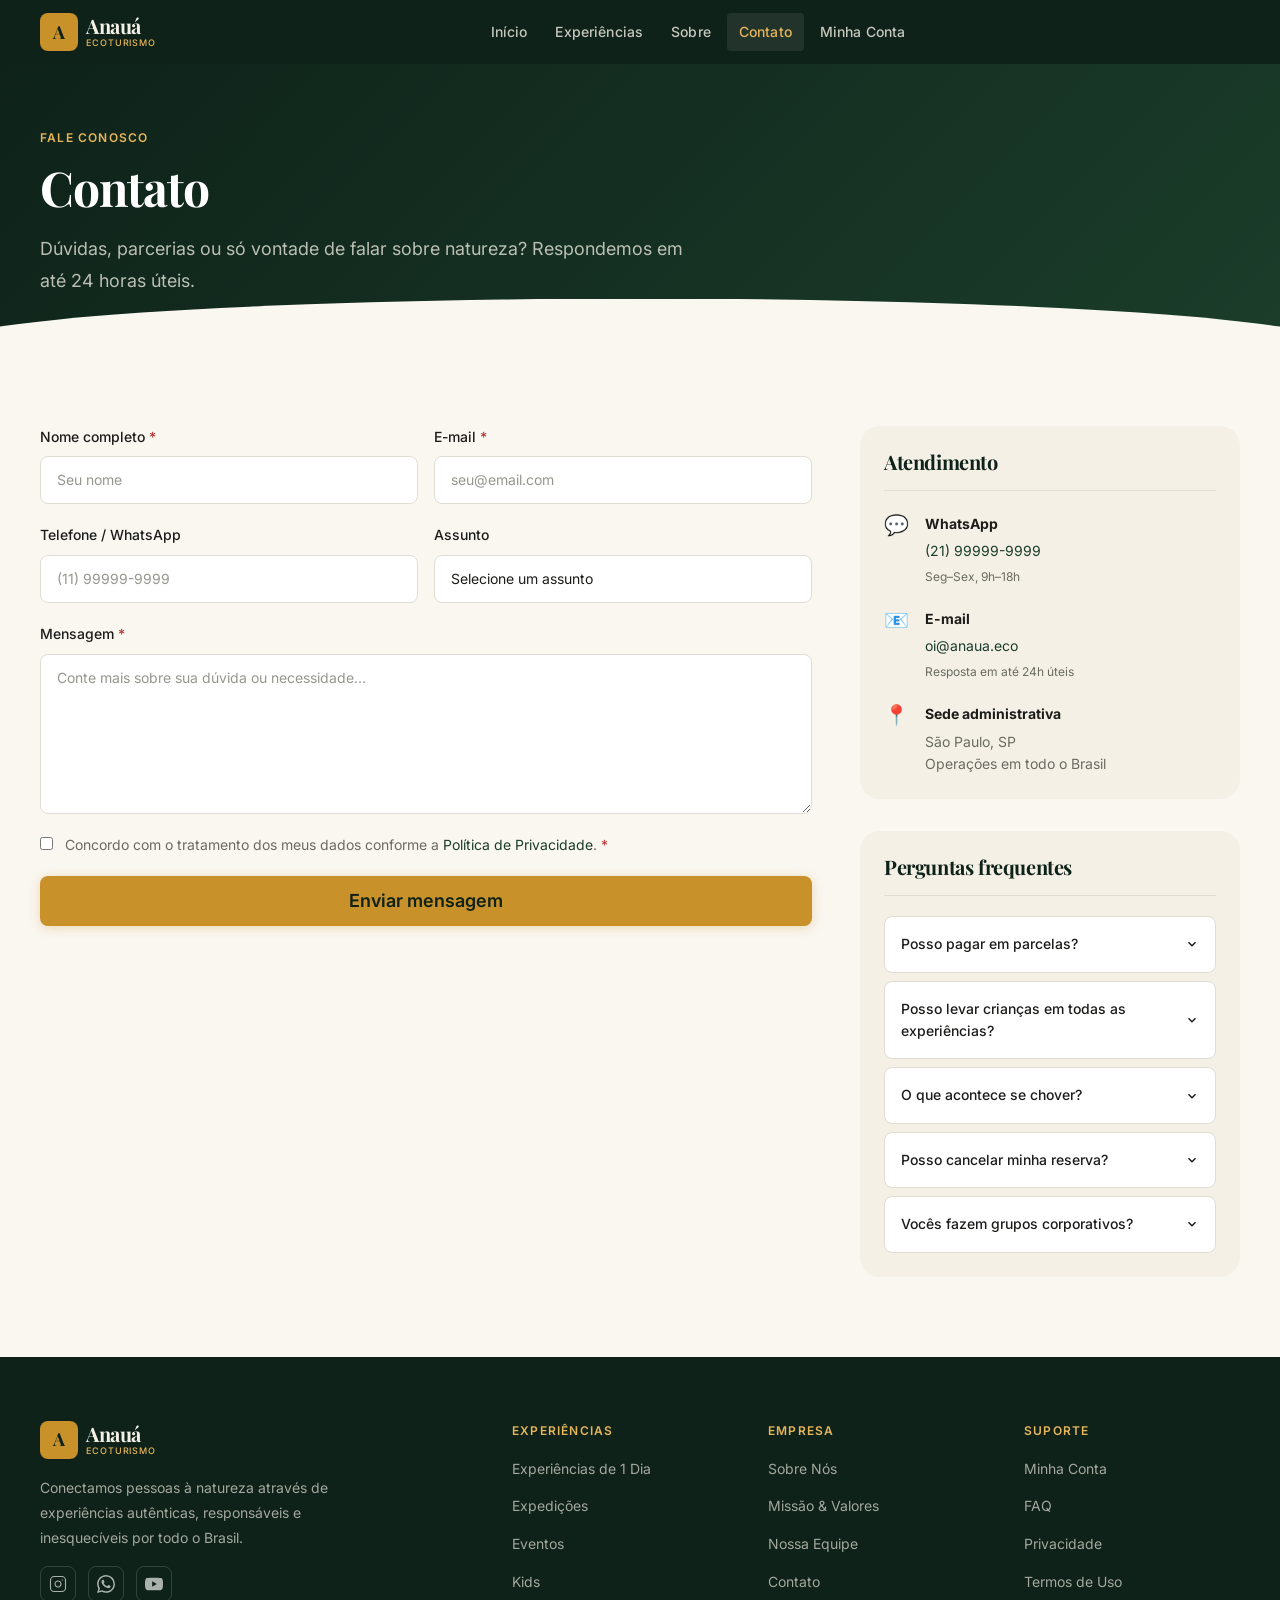
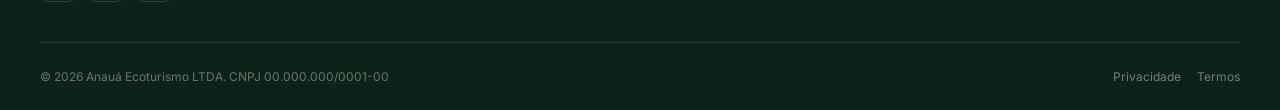
<file: contato.html>
<!DOCTYPE html>
<html lang="pt-BR">
<head>
  <meta charset="UTF-8" />
  <meta name="viewport" content="width=device-width, initial-scale=1.0, viewport-fit=cover" />
  <title>Contato — Anauá Ecoturismo</title>
  <meta name="description" content="Fale com a equipe da Anauá Ecoturismo. Respondemos em até 24 horas úteis." />
  <!-- Open Graph -->
  <meta property="og:type"        content="website" />
  <meta property="og:site_name"   content="Anauá Ecoturismo" />
  <meta property="og:url"         content="https://www.anaua.com.br/contato.html" />
  <meta property="og:title"       content="Contato — Anauá Ecoturismo" />
  <meta property="og:description" content="Fale com a equipe da Anauá Ecoturismo. Respondemos em até 24 horas úteis." />
  <meta property="og:image"       content="https://www.anaua.com.br/assets/img/og-home.jpg" />
  <meta property="og:locale"      content="pt_BR" />
  <!-- Twitter Card -->
  <meta name="twitter:card" content="summary_large_image" />
  <!-- Canonical -->
  <link rel="canonical" href="https://www.anaua.com.br/contato.html" />
  <!-- Preconnect for fonts -->
  <link rel="preconnect" href="https://fonts.googleapis.com" />
  <link rel="preconnect" href="https://fonts.gstatic.com" crossorigin />
  <link rel="stylesheet" href="https://fonts.googleapis.com/css2?family=Playfair+Display:ital,wght@0,400;0,600;0,700;1,400;1,600&family=Inter:wght@400;500;600&display=swap" />
  <link rel="icon" href="assets/img/favicon.svg" type="image/svg+xml" />
  <link rel="stylesheet" href="assets/css/base.css" />
  <link rel="stylesheet" href="assets/css/components.css" />
  <link rel="stylesheet" href="assets/css/contato.css" />
  <link rel="stylesheet" href="assets/css/mobile.css" />
</head>
<body class="is-loading">
  <div id="header-placeholder"></div>

  <header class="page-header" aria-labelledby="page-title">
    <div class="container">
      <p class="page-header__eyebrow">Fale conosco</p>
      <h1 class="page-header__title" id="page-title">Contato</h1>
      <p class="page-header__desc">
        Dúvidas, parcerias ou só vontade de falar sobre natureza?
        Respondemos em até 24 horas úteis.
      </p>
    </div>
  </header>

  <main class="section" id="main-content">
    <div class="container">
      <div class="contact-layout">

        <!-- FORM -->
        <div>
          <form class="form" id="contact-form" novalidate aria-label="Formulário de contato">

            <div class="form-row">
              <div class="form-group">
                <label class="label label--required" for="name">Nome completo</label>
                <input
                  type="text"
                  id="name"
                  name="name"
                  class="input"
                  placeholder="Seu nome"
                  autocomplete="name"
                  required
                />
                <span class="field-error" id="name-err" role="alert" style="display:none"></span>
              </div>
              <div class="form-group">
                <label class="label label--required" for="email">E-mail</label>
                <input
                  type="email"
                  id="email"
                  name="email"
                  class="input"
                  placeholder="seu@email.com"
                  autocomplete="email"
                  required
                />
                <span class="field-error" id="email-err" role="alert" style="display:none"></span>
              </div>
            </div>

            <div class="form-row">
              <div class="form-group">
                <label class="label" for="phone">Telefone / WhatsApp</label>
                <input
                  type="tel"
                  id="phone"
                  name="phone"
                  class="input"
                  placeholder="(11) 99999-9999"
                  autocomplete="tel"
                />
                <span class="field-error" id="phone-err" role="alert" style="display:none"></span>
              </div>
              <div class="form-group">
                <label class="label" for="subject">Assunto</label>
                <select id="subject" name="subject" class="select">
                  <option value="">Selecione um assunto</option>
                  <option value="reserva">Sobre uma reserva</option>
                  <option value="experiencia">Dúvida sobre experiência</option>
                  <option value="grupo">Reserva para grupo</option>
                  <option value="parceria">Parceria corporativa</option>
                  <option value="imprensa">Imprensa</option>
                  <option value="outro">Outro</option>
                </select>
              </div>
            </div>

            <div class="form-group">
              <label class="label label--required" for="message">Mensagem</label>
              <textarea
                id="message"
                name="message"
                class="textarea"
                placeholder="Conte mais sobre sua dúvida ou necessidade…"
                rows="6"
                required
              ></textarea>
              <span class="field-error" id="message-err" role="alert" style="display:none"></span>
            </div>

            <div class="form-group">
              <label style="display:flex;align-items:flex-start;gap:var(--sp-3);cursor:pointer;font-size:var(--text-sm);color:var(--color-muted)">
                <input type="checkbox" id="consent" name="consent" required style="margin-top:3px;accent-color:var(--color-forest);flex-shrink:0" />
                <span>
                  Concordo com o tratamento dos meus dados conforme a
                  <a href="privacidade.html" style="color:var(--color-forest)">Política de Privacidade</a>.
                  <span style="color:var(--color-danger)">*</span>
                </span>
              </label>
              <span class="field-error" id="consent-err" role="alert" style="display:none"></span>
            </div>

            <div>
              <button type="submit" class="btn btn--primary btn--lg btn--full" id="submit-btn">
                Enviar mensagem
              </button>
              <p id="form-status" role="alert" aria-live="polite" style="margin-top:var(--sp-4);font-size:var(--text-sm);display:none"></p>
            </div>
          </form>
        </div>

        <!-- SIDEBAR INFO -->
        <aside class="contact-info" aria-label="Informações de contato">
          <div class="contact-info__block">
            <h2 class="contact-info__title">Atendimento</h2>
            <ul class="contact-info__list">
              <li>
                <span class="contact-info__icon">💬</span>
                <div>
                  <strong>WhatsApp</strong>
                  <p><a href="https://wa.me/5521999999999" rel="noopener" target="_blank" style="color:var(--color-forest)">(21) 99999-9999</a></p>
                  <p style="font-size:var(--text-xs);color:var(--color-muted)">Seg–Sex, 9h–18h</p>
                </div>
              </li>
              <li>
                <span class="contact-info__icon">📧</span>
                <div>
                  <strong>E-mail</strong>
                  <p><a href="mailto:oi@anaua.eco" style="color:var(--color-forest)">oi@anaua.eco</a></p>
                  <p style="font-size:var(--text-xs);color:var(--color-muted)">Resposta em até 24h úteis</p>
                </div>
              </li>
              <li>
                <span class="contact-info__icon">📍</span>
                <div>
                  <strong>Sede administrativa</strong>
                  <p style="color:var(--color-muted);font-size:var(--text-sm)">São Paulo, SP<br />Operações em todo o Brasil</p>
                </div>
              </li>
            </ul>
          </div>

          <div class="contact-info__block" id="faq">
            <h2 class="contact-info__title">Perguntas frequentes</h2>
            <div class="faq-list" id="faq-list">
              <!-- JS injeta -->
            </div>
          </div>
        </aside>
      </div>
    </div>
  </main>

  <div id="footer-placeholder"></div>
  <script type="module" src="assets/js/contato.js"></script>
</body>
</html>
</file>
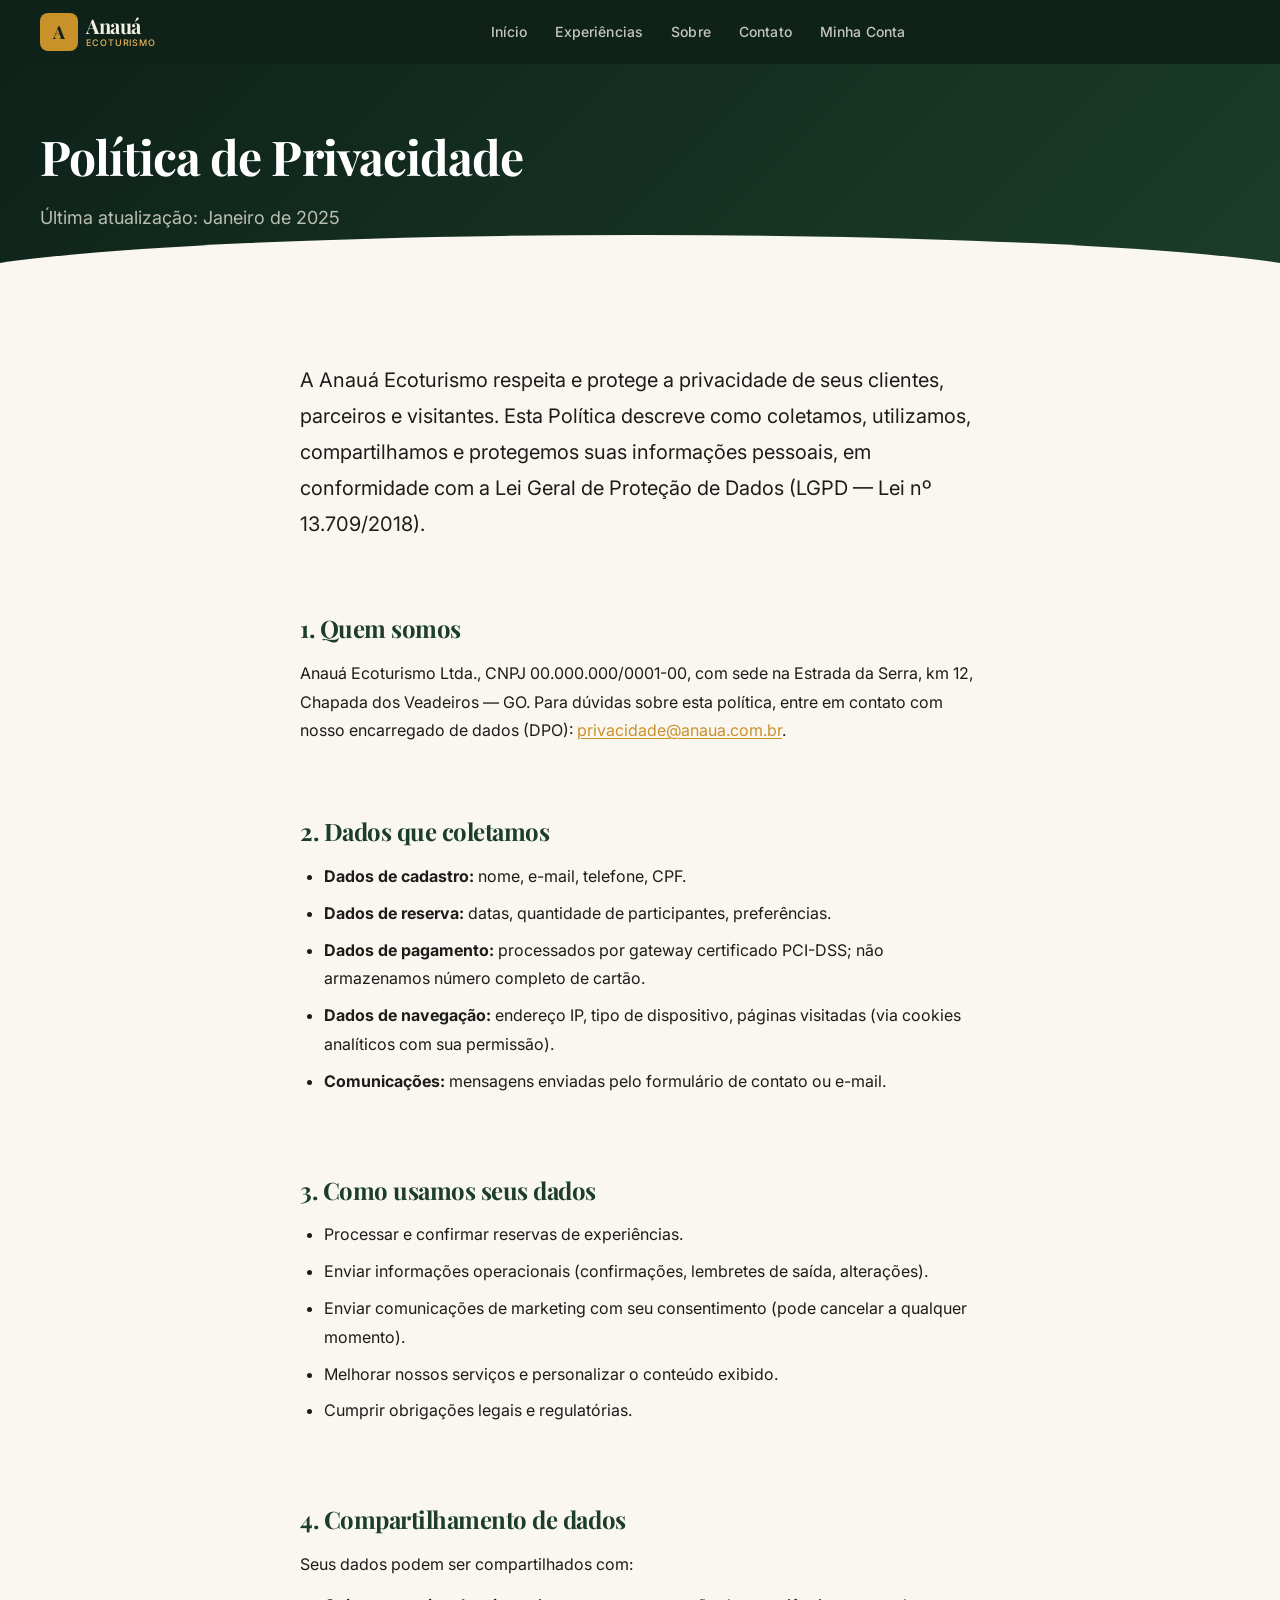
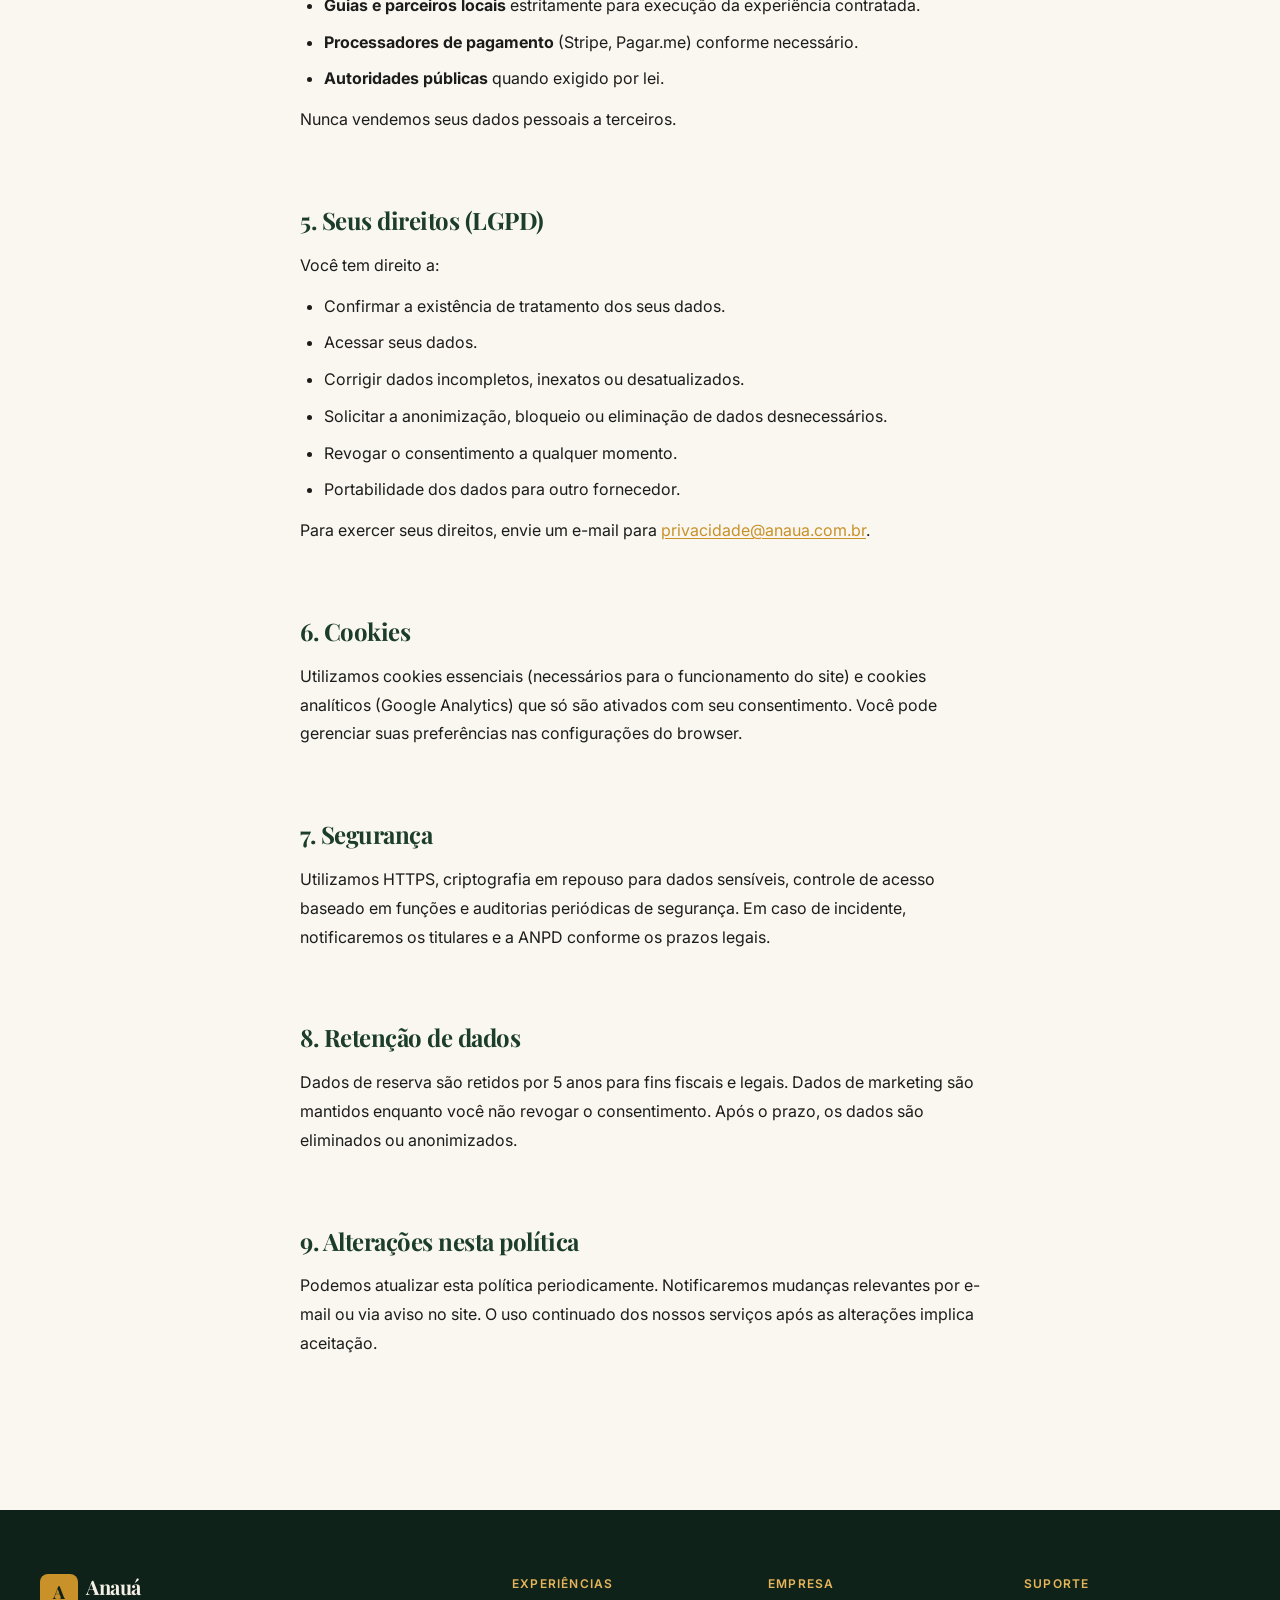
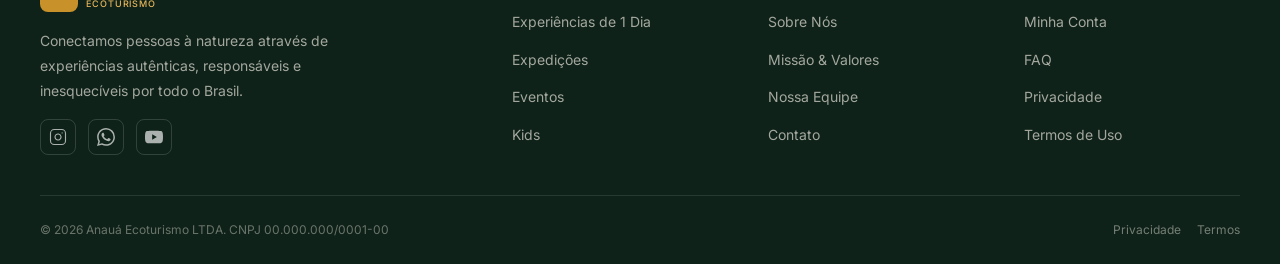
<file: privacidade.html>
<!DOCTYPE html>
<html lang="pt-BR">
<head>
  <meta charset="UTF-8" />
  <meta name="viewport" content="width=device-width, initial-scale=1.0, viewport-fit=cover" />
  <title>Política de Privacidade — Anauá Ecoturismo</title>
  <meta name="description" content="Entenda como coletamos, usamos e protegemos seus dados pessoais." />
  <meta property="og:title"   content="Política de Privacidade — Anauá Ecoturismo" />
  <meta property="og:type"    content="website" />
  <link rel="canonical" href="https://www.anaua.com.br/privacidade.html" />
  <link rel="preconnect" href="https://fonts.googleapis.com" />
  <link rel="preconnect" href="https://fonts.gstatic.com" crossorigin />
  <link rel="stylesheet" href="https://fonts.googleapis.com/css2?family=Playfair+Display:ital,wght@0,400;0,600;0,700;1,400;1,600&family=Inter:wght@400;500;600&display=swap" />
  <link rel="icon" href="assets/img/favicon.svg" type="image/svg+xml" />
  <link rel="stylesheet" href="assets/css/base.css" />
  <link rel="stylesheet" href="assets/css/components.css" />
  <link rel="stylesheet" href="assets/css/legal.css" />
  <link rel="stylesheet" href="assets/css/mobile.css" />
</head>
<body>
  <header id="site-header"></header>

  <main>
    <section class="page-header page-header--sm">
      <div class="container">
        <nav id="breadcrumb" aria-label="Localização"></nav>
        <h1 class="page-header__title">Política de Privacidade</h1>
        <p class="page-header__desc">Última atualização: Janeiro de 2025</p>
      </div>
    </section>

    <section class="legal-body section">
      <div class="container container--narrow">

        <p class="legal-intro">
          A Anauá Ecoturismo respeita e protege a privacidade de seus clientes, parceiros e visitantes.
          Esta Política descreve como coletamos, utilizamos, compartilhamos e protegemos suas informações
          pessoais, em conformidade com a Lei Geral de Proteção de Dados (LGPD — Lei nº 13.709/2018).
        </p>

        <article class="legal-section animate-fade-in-up stagger-1">
          <h2>1. Quem somos</h2>
          <p>
            Anauá Ecoturismo Ltda., CNPJ 00.000.000/0001-00, com sede na Estrada da Serra, km 12,
            Chapada dos Veadeiros — GO. Para dúvidas sobre esta política, entre em contato com nosso
            encarregado de dados (DPO): <a href="mailto:privacidade@anaua.com.br">privacidade@anaua.com.br</a>.
          </p>
        </article>

        <article class="legal-section animate-fade-in-up stagger-2">
          <h2>2. Dados que coletamos</h2>
          <ul>
            <li><strong>Dados de cadastro:</strong> nome, e-mail, telefone, CPF.</li>
            <li><strong>Dados de reserva:</strong> datas, quantidade de participantes, preferências.</li>
            <li><strong>Dados de pagamento:</strong> processados por gateway certificado PCI-DSS; não armazenamos número completo de cartão.</li>
            <li><strong>Dados de navegação:</strong> endereço IP, tipo de dispositivo, páginas visitadas (via cookies analíticos com sua permissão).</li>
            <li><strong>Comunicações:</strong> mensagens enviadas pelo formulário de contato ou e-mail.</li>
          </ul>
        </article>

        <article class="legal-section animate-fade-in-up stagger-3">
          <h2>3. Como usamos seus dados</h2>
          <ul>
            <li>Processar e confirmar reservas de experiências.</li>
            <li>Enviar informações operacionais (confirmações, lembretes de saída, alterações).</li>
            <li>Enviar comunicações de marketing com seu consentimento (pode cancelar a qualquer momento).</li>
            <li>Melhorar nossos serviços e personalizar o conteúdo exibido.</li>
            <li>Cumprir obrigações legais e regulatórias.</li>
          </ul>
        </article>

        <article class="legal-section animate-fade-in-up stagger-4">
          <h2>4. Compartilhamento de dados</h2>
          <p>Seus dados podem ser compartilhados com:</p>
          <ul>
            <li><strong>Guias e parceiros locais</strong> estritamente para execução da experiência contratada.</li>
            <li><strong>Processadores de pagamento</strong> (Stripe, Pagar.me) conforme necessário.</li>
            <li><strong>Autoridades públicas</strong> quando exigido por lei.</li>
          </ul>
          <p>Nunca vendemos seus dados pessoais a terceiros.</p>
        </article>

        <article class="legal-section animate-fade-in-up stagger-1">
          <h2>5. Seus direitos (LGPD)</h2>
          <p>Você tem direito a:</p>
          <ul>
            <li>Confirmar a existência de tratamento dos seus dados.</li>
            <li>Acessar seus dados.</li>
            <li>Corrigir dados incompletos, inexatos ou desatualizados.</li>
            <li>Solicitar a anonimização, bloqueio ou eliminação de dados desnecessários.</li>
            <li>Revogar o consentimento a qualquer momento.</li>
            <li>Portabilidade dos dados para outro fornecedor.</li>
          </ul>
          <p>Para exercer seus direitos, envie um e-mail para <a href="mailto:privacidade@anaua.com.br">privacidade@anaua.com.br</a>.</p>
        </article>

        <article class="legal-section animate-fade-in-up stagger-2">
          <h2>6. Cookies</h2>
          <p>
            Utilizamos cookies essenciais (necessários para o funcionamento do site) e cookies analíticos
            (Google Analytics) que só são ativados com seu consentimento. Você pode gerenciar suas
            preferências nas configurações do browser.
          </p>
        </article>

        <article class="legal-section animate-fade-in-up stagger-3">
          <h2>7. Segurança</h2>
          <p>
            Utilizamos HTTPS, criptografia em repouso para dados sensíveis, controle de acesso baseado em
            funções e auditorias periódicas de segurança. Em caso de incidente, notificaremos os titulares
            e a ANPD conforme os prazos legais.
          </p>
        </article>

        <article class="legal-section animate-fade-in-up stagger-4">
          <h2>8. Retenção de dados</h2>
          <p>
            Dados de reserva são retidos por 5 anos para fins fiscais e legais. Dados de marketing são
            mantidos enquanto você não revogar o consentimento. Após o prazo, os dados são eliminados ou
            anonimizados.
          </p>
        </article>

        <article class="legal-section animate-fade-in-up stagger-1">
          <h2>9. Alterações nesta política</h2>
          <p>
            Podemos atualizar esta política periodicamente. Notificaremos mudanças relevantes por e-mail
            ou via aviso no site. O uso continuado dos nossos serviços após as alterações implica aceitação.
          </p>
        </article>

      </div>
    </section>
  </main>

  <footer id="site-footer"></footer>

  <script type="module">
    import { initPage, renderBreadcrumb, observeAnimations } from './assets/js/components.js';
    initPage('privacidade.html');
    renderBreadcrumb([
      { label: 'Início',              href: 'index.html' },
      { label: 'Política de Privacidade' },
    ]);
    observeAnimations();
  </script>
</body>
</html>
</file>
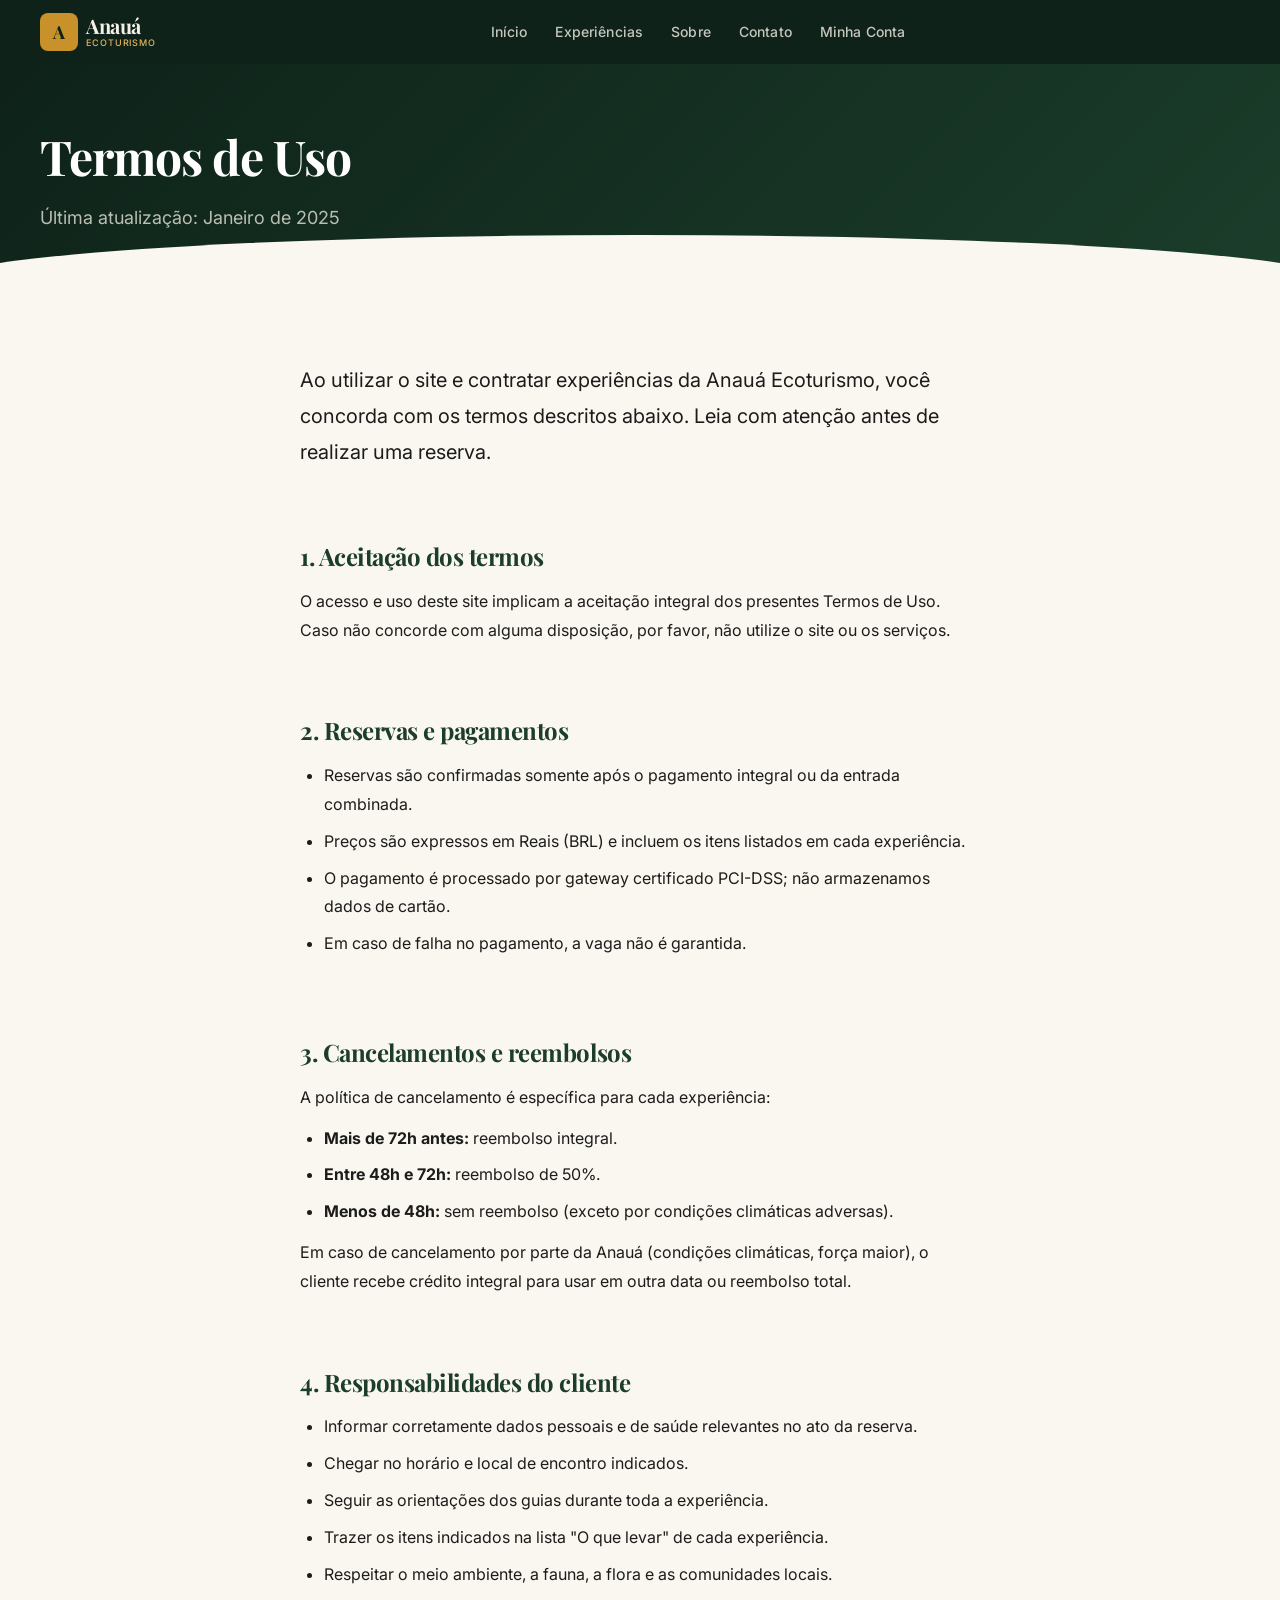
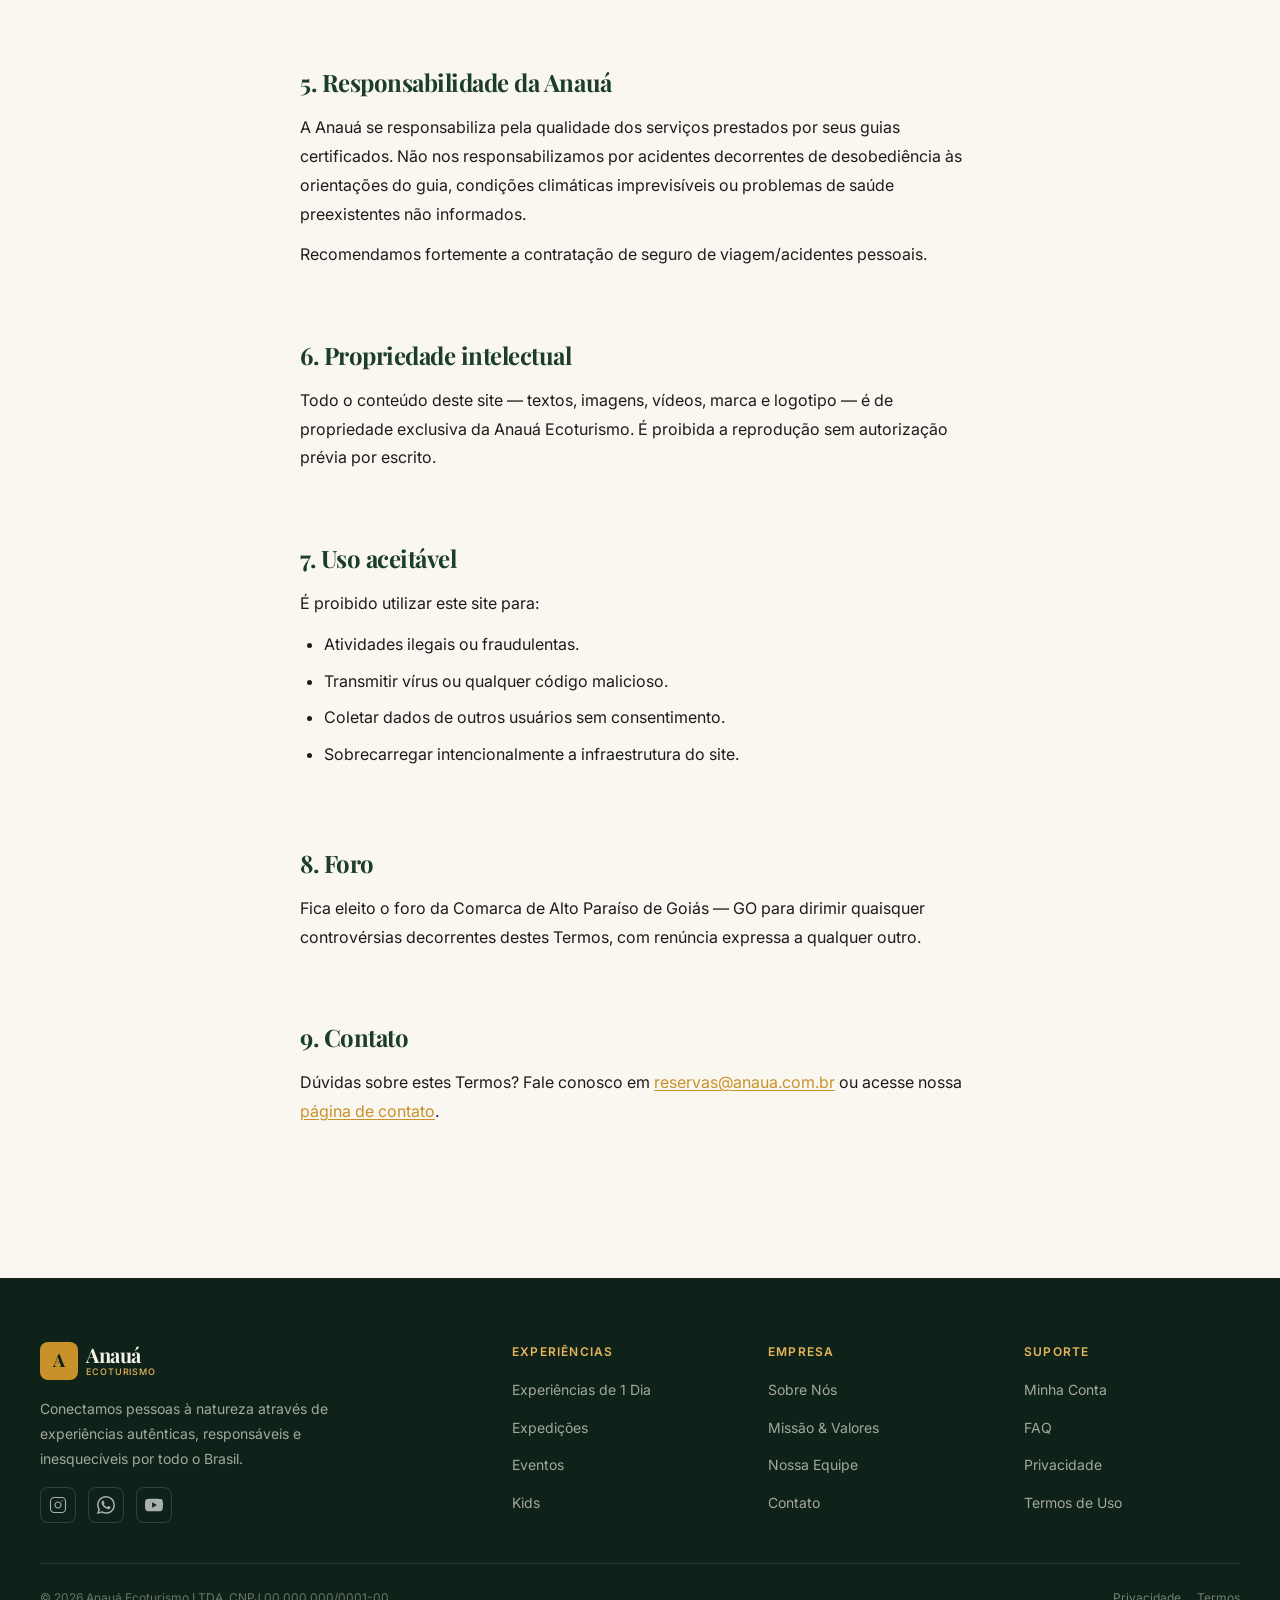
<file: termos.html>
<!DOCTYPE html>
<html lang="pt-BR">
<head>
  <meta charset="UTF-8" />
  <meta name="viewport" content="width=device-width, initial-scale=1.0, viewport-fit=cover" />
  <title>Termos de Uso — Anauá Ecoturismo</title>
  <meta name="description" content="Leia os termos e condições para uso do site e contratação de experiências Anauá." />
  <meta property="og:title"   content="Termos de Uso — Anauá Ecoturismo" />
  <meta property="og:type"    content="website" />
  <link rel="canonical" href="https://www.anaua.com.br/termos.html" />
  <link rel="preconnect" href="https://fonts.googleapis.com" />
  <link rel="preconnect" href="https://fonts.gstatic.com" crossorigin />
  <link rel="stylesheet" href="https://fonts.googleapis.com/css2?family=Playfair+Display:ital,wght@0,400;0,600;0,700;1,400;1,600&family=Inter:wght@400;500;600&display=swap" />
  <link rel="icon" href="assets/img/favicon.svg" type="image/svg+xml" />
  <link rel="stylesheet" href="assets/css/base.css" />
  <link rel="stylesheet" href="assets/css/components.css" />
  <link rel="stylesheet" href="assets/css/legal.css" />
  <link rel="stylesheet" href="assets/css/mobile.css" />
</head>
<body>
  <header id="site-header"></header>

  <main>
    <section class="page-header page-header--sm">
      <div class="container">
        <nav id="breadcrumb" aria-label="Localização"></nav>
        <h1 class="page-header__title">Termos de Uso</h1>
        <p class="page-header__desc">Última atualização: Janeiro de 2025</p>
      </div>
    </section>

    <section class="legal-body section">
      <div class="container container--narrow">

        <p class="legal-intro">
          Ao utilizar o site e contratar experiências da Anauá Ecoturismo, você concorda com os termos
          descritos abaixo. Leia com atenção antes de realizar uma reserva.
        </p>

        <article class="legal-section animate-fade-in-up stagger-1">
          <h2>1. Aceitação dos termos</h2>
          <p>
            O acesso e uso deste site implicam a aceitação integral dos presentes Termos de Uso.
            Caso não concorde com alguma disposição, por favor, não utilize o site ou os serviços.
          </p>
        </article>

        <article class="legal-section animate-fade-in-up stagger-2">
          <h2>2. Reservas e pagamentos</h2>
          <ul>
            <li>Reservas são confirmadas somente após o pagamento integral ou da entrada combinada.</li>
            <li>Preços são expressos em Reais (BRL) e incluem os itens listados em cada experiência.</li>
            <li>O pagamento é processado por gateway certificado PCI-DSS; não armazenamos dados de cartão.</li>
            <li>Em caso de falha no pagamento, a vaga não é garantida.</li>
          </ul>
        </article>

        <article class="legal-section animate-fade-in-up stagger-3">
          <h2>3. Cancelamentos e reembolsos</h2>
          <p>A política de cancelamento é específica para cada experiência:</p>
          <ul>
            <li><strong>Mais de 72h antes:</strong> reembolso integral.</li>
            <li><strong>Entre 48h e 72h:</strong> reembolso de 50%.</li>
            <li><strong>Menos de 48h:</strong> sem reembolso (exceto por condições climáticas adversas).</li>
          </ul>
          <p>
            Em caso de cancelamento por parte da Anauá (condições climáticas, força maior), o cliente
            recebe crédito integral para usar em outra data ou reembolso total.
          </p>
        </article>

        <article class="legal-section animate-fade-in-up stagger-4">
          <h2>4. Responsabilidades do cliente</h2>
          <ul>
            <li>Informar corretamente dados pessoais e de saúde relevantes no ato da reserva.</li>
            <li>Chegar no horário e local de encontro indicados.</li>
            <li>Seguir as orientações dos guias durante toda a experiência.</li>
            <li>Trazer os itens indicados na lista "O que levar" de cada experiência.</li>
            <li>Respeitar o meio ambiente, a fauna, a flora e as comunidades locais.</li>
          </ul>
        </article>

        <article class="legal-section animate-fade-in-up stagger-1">
          <h2>5. Responsabilidade da Anauá</h2>
          <p>
            A Anauá se responsabiliza pela qualidade dos serviços prestados por seus guias certificados.
            Não nos responsabilizamos por acidentes decorrentes de desobediência às orientações do guia,
            condições climáticas imprevisíveis ou problemas de saúde preexistentes não informados.
          </p>
          <p>
            Recomendamos fortemente a contratação de seguro de viagem/acidentes pessoais.
          </p>
        </article>

        <article class="legal-section animate-fade-in-up stagger-2">
          <h2>6. Propriedade intelectual</h2>
          <p>
            Todo o conteúdo deste site — textos, imagens, vídeos, marca e logotipo — é de propriedade
            exclusiva da Anauá Ecoturismo. É proibida a reprodução sem autorização prévia por escrito.
          </p>
        </article>

        <article class="legal-section animate-fade-in-up stagger-3">
          <h2>7. Uso aceitável</h2>
          <p>É proibido utilizar este site para:</p>
          <ul>
            <li>Atividades ilegais ou fraudulentas.</li>
            <li>Transmitir vírus ou qualquer código malicioso.</li>
            <li>Coletar dados de outros usuários sem consentimento.</li>
            <li>Sobrecarregar intencionalmente a infraestrutura do site.</li>
          </ul>
        </article>

        <article class="legal-section animate-fade-in-up stagger-4">
          <h2>8. Foro</h2>
          <p>
            Fica eleito o foro da Comarca de Alto Paraíso de Goiás — GO para dirimir quaisquer
            controvérsias decorrentes destes Termos, com renúncia expressa a qualquer outro.
          </p>
        </article>

        <article class="legal-section animate-fade-in-up stagger-1">
          <h2>9. Contato</h2>
          <p>
            Dúvidas sobre estes Termos? Fale conosco em
            <a href="mailto:reservas@anaua.com.br">reservas@anaua.com.br</a> ou acesse nossa
            <a href="contato.html">página de contato</a>.
          </p>
        </article>

      </div>
    </section>
  </main>

  <footer id="site-footer"></footer>

  <script type="module">
    import { initPage, renderBreadcrumb, observeAnimations } from './assets/js/components.js';
    initPage('termos.html');
    renderBreadcrumb([
      { label: 'Início',     href: 'index.html' },
      { label: 'Termos de Uso' },
    ]);
    observeAnimations();
  </script>
</body>
</html>
</file>
<file: assets/css/base.css>
/* Anauá Ecoturismo — Base & Reset
   Google Fonts are loaded via <link> in each HTML <head>
   (non-blocking), not @import (render-blocking).
   ========================================================= */
@import './tokens.css';

*, *::before, *::after {
  box-sizing: border-box;
  margin: 0;
  padding: 0;
}

html {
  font-size: 16px;
  scroll-behavior: smooth;
  -webkit-text-size-adjust: 100%;
}

body {
  font-family: var(--font-sans);
  font-size: var(--text-base);
  font-weight: var(--weight-regular);
  line-height: var(--leading-normal);
  color: var(--color-ink);
  background-color: var(--color-cream);
  -webkit-font-smoothing: antialiased;
  -moz-osx-font-smoothing: grayscale;
}

img, video, svg {
  display: block;
  max-width: 100%;
}

a {
  color: inherit;
  text-decoration: none;
}

button, input, select, textarea {
  font: inherit;
}

button {
  cursor: pointer;
  border: none;
  background: none;
}

ul, ol { list-style: none; }

h1, h2, h3, h4, h5, h6 {
  font-family: var(--font-serif);
  line-height: var(--leading-tight);
  letter-spacing: var(--tracking-tight);
  color: var(--color-deep);
}

p { max-width: 68ch; }

/* ── Focus visible acessível ─────────────────────────────── */
:focus-visible {
  outline: 2px solid var(--color-earth);
  outline-offset: 3px;
  border-radius: var(--radius-sm);
}

/* ── Selection ───────────────────────────────────────────── */
::selection {
  background: var(--color-earth-light);
  color: var(--color-deep);
}

/* ── Scrollbar (webkit) ──────────────────────────────────── */
::-webkit-scrollbar { width: 6px; height: 6px; }
::-webkit-scrollbar-track { background: var(--color-offwhite); }
::-webkit-scrollbar-thumb { background: var(--color-sage); border-radius: var(--radius-full); }
::-webkit-scrollbar-thumb:hover { background: var(--color-forest); }

/* ── Container ───────────────────────────────────────────── */
.container {
  width: 100%;
  max-width: var(--container-xl);
  margin-inline: auto;
  padding-inline: var(--sp-4);
}

@media (min-width: 640px)  { .container { padding-inline: var(--sp-6); } }
@media (min-width: 1024px) { .container { padding-inline: var(--sp-8); } }
@media (min-width: 1280px) { .container { padding-inline: var(--sp-10); } }

/* ── Section spacing ─────────────────────────────────────── */
.section { padding-block: var(--sp-12); }
@media (min-width: 768px)  { .section { padding-block: var(--sp-16); } }
@media (min-width: 1024px) { .section { padding-block: var(--sp-20); } }

.section--sm { padding-block: var(--sp-8); }
@media (min-width: 768px)  { .section--sm { padding-block: var(--sp-12); } }

/* ── Utilities ───────────────────────────────────────────── */
.sr-only,
.visually-hidden {  /* kept as alias for back-compat */
  position: absolute; width: 1px; height: 1px;
  padding: 0; margin: -1px; overflow: hidden;
  clip: rect(0,0,0,0); white-space: nowrap; border: 0;
}

.text-center { text-align: center; }
.text-muted   { color: var(--color-muted); }

.divider {
  border: none;
  border-top: 1px solid var(--color-stone);
  margin-block: var(--sp-8);
}

/* ── Page transition overlay ─────────────────────────────── */
body.is-loading::after {
  content: '';
  position: fixed; inset: 0;
  background: var(--color-cream);
  z-index: var(--z-modal);
  animation: fadeOut 500ms var(--ease-out) forwards;
}

@keyframes fadeOut {
  from { opacity: 1; }
  to   { opacity: 0; pointer-events: none; }
}

/* ── Animations ──────────────────────────────────────────── */
@keyframes fadeInUp {
  from { opacity: 0; transform: translateY(20px); }
  to   { opacity: 1; transform: translateY(0); }
}

@keyframes fadeIn {
  from { opacity: 0; }
  to   { opacity: 1; }
}

@keyframes shimmer {
  from { background-position: -200% 0; }
  to   { background-position: 200% 0; }
}

@keyframes spin {
  to { transform: rotate(360deg); }
}

.animate-fade-in-up { animation: fadeInUp 600ms var(--ease-out) both; }
.animate-fade-in    { animation: fadeIn 400ms var(--ease-out) both; }

/* stagger helpers */
.stagger-1 { animation-delay: 100ms; }
.stagger-2 { animation-delay: 200ms; }
.stagger-3 { animation-delay: 300ms; }
.stagger-4 { animation-delay: 400ms; }
.stagger-5 { animation-delay: 500ms; }
</file>
<file: assets/css/components.css>
/* =========================================================
   ANAUÁ ECOTURISMO — Components
   ========================================================= */

/* ── HEADER ──────────────────────────────────────────────── */
.header {
  position: sticky;
  top: 0;
  z-index: var(--z-sticky);
  height: var(--header-h);
  background: var(--color-deep);
  display: flex;
  align-items: center;
  transition: box-shadow var(--transition-base);
}

.header.is-scrolled {
  box-shadow: var(--shadow-md);
  border-bottom: 1px solid rgba(255,255,255,0.07);
}

.header__inner {
  display: flex;
  align-items: center;
  justify-content: space-between;
  width: 100%;
}

.header__logo {
  display: flex;
  align-items: center;
  gap: var(--sp-2);
  text-decoration: none;
}

.header__logo-mark {
  width: 38px;
  height: 38px;
  background: var(--color-earth);
  border-radius: var(--radius-md);
  display: grid;
  place-items: center;
  font-family: var(--font-serif);
  font-size: var(--text-md);
  font-weight: var(--weight-bold);
  color: var(--color-deep);
  flex-shrink: 0;
  letter-spacing: 0;
}

.header__logo-text {
  display: flex;
  flex-direction: column;
  gap: 2px;
  font-family: var(--font-serif);
  font-size: var(--text-lg);
  font-weight: var(--weight-bold);
  color: var(--color-offwhite);
  letter-spacing: var(--tracking-tight);
  line-height: 1;
}

.header__logo-sub {
  font-family: var(--font-sans);
  font-size: 9px;
  font-weight: var(--weight-medium);
  letter-spacing: var(--tracking-wider);
  text-transform: uppercase;
  color: var(--color-earth-light);
  line-height: 1;
}

.nav {
  display: none;
  align-items: center;
  gap: var(--sp-1);
}

@media (min-width: 1024px) { .nav { display: flex; } }

.nav__link {
  padding: var(--sp-2) var(--sp-3);
  border-radius: var(--radius-sm);
  font-size: var(--text-sm);
  font-weight: var(--weight-medium);
  color: var(--color-offwhite);
  opacity: 0.8;
  transition: opacity var(--transition-fast), background var(--transition-fast), color var(--transition-fast);
  white-space: nowrap;
  letter-spacing: 0.01em;
}

.nav__link:hover,
.nav__link[aria-current="page"] {
  opacity: 1;
  background: rgba(255,255,255,0.08);
}

.nav__link[aria-current="page"] {
  color: var(--color-earth-light);
  opacity: 1;
}

.header__actions {
  display: flex;
  align-items: center;
  gap: var(--sp-2);
}

/* Botão menu mobile */
.burger {
  display: flex;
  flex-direction: column;
  justify-content: center;
  gap: 5px;
  width: 40px;
  height: 40px;
  padding: var(--sp-2);
  border-radius: var(--radius-md);
  transition: background var(--transition-fast);
}

@media (min-width: 1024px) { .burger { display: none; } }

.burger:hover { background: rgba(255,255,255,0.1); }

.burger__line {
  display: block;
  height: 2px;
  background: var(--color-offwhite);
  border-radius: var(--radius-full);
  transition: transform var(--transition-base), opacity var(--transition-fast);
  transform-origin: center;
}

.burger[aria-expanded="true"] .burger__line:nth-child(1) { transform: translateY(7px) rotate(45deg); }
.burger[aria-expanded="true"] .burger__line:nth-child(2) { opacity: 0; transform: scaleX(0); }
.burger[aria-expanded="true"] .burger__line:nth-child(3) { transform: translateY(-7px) rotate(-45deg); }

/* Mobile nav drawer */
.nav-drawer {
  position: fixed;
  inset: var(--header-h) 0 0 0;
  background: var(--color-deep);
  transform: translateX(100%);
  transition: transform var(--transition-base);
  z-index: calc(var(--z-sticky) - 1);
  padding: var(--sp-6) var(--sp-4);
  overflow-y: auto;
  display: flex;
  flex-direction: column;
  gap: var(--sp-2);
}

.nav-drawer.is-open { transform: translateX(0); }

@media (min-width: 1024px) { .nav-drawer { display: none; } }

.nav-drawer__link {
  display: block;
  padding: var(--sp-3) var(--sp-4);
  border-radius: var(--radius-md);
  font-size: var(--text-md);
  font-weight: var(--weight-medium);
  color: var(--color-offwhite);
  transition: background var(--transition-fast);
}

.nav-drawer__link:hover,
.nav-drawer__link[aria-current="page"] {
  background: rgba(255,255,255,0.08);
  color: var(--color-earth-light);
}

/* ── BUTTONS ─────────────────────────────────────────────── */
.btn {
  display: inline-flex;
  align-items: center;
  justify-content: center;
  gap: var(--sp-2);
  padding: var(--sp-3) var(--sp-5);
  border-radius: var(--radius-md);
  font-size: var(--text-sm);
  font-weight: var(--weight-semi);
  line-height: 1;
  white-space: nowrap;
  transition: all var(--transition-fast);
  cursor: pointer;
  position: relative;
  overflow: hidden;
}

.btn::after {
  content: '';
  position: absolute;
  inset: 0;
  background: white;
  opacity: 0;
  transition: opacity var(--transition-fast);
}

.btn:hover::after  { opacity: 0.06; }
.btn:active::after { opacity: 0.12; }

.btn:disabled {
  opacity: 0.45;
  cursor: not-allowed;
  pointer-events: none;
}

/* primary */
.btn--primary {
  background: var(--color-earth);
  color: var(--color-deep);
  box-shadow: 0 2px 12px rgba(200, 145, 42, 0.3);
}

.btn--primary:hover {
  background: var(--color-earth-light);
  box-shadow: 0 4px 20px rgba(200, 145, 42, 0.4);
  transform: translateY(-1px);
}

/* secondary */
.btn--secondary {
  background: transparent;
  color: var(--color-forest);
  border: 1.5px solid var(--color-forest);
}

.btn--secondary:hover {
  background: var(--color-forest);
  color: var(--color-offwhite);
}

/* ghost-light (sobre dark bg) */
.btn--ghost-light {
  background: rgba(255,255,255,0.12);
  color: var(--color-offwhite);
  border: 1.5px solid rgba(255,255,255,0.25);
}

.btn--ghost-light:hover {
  background: rgba(255,255,255,0.2);
  border-color: rgba(255,255,255,0.4);
}

/* sizes */
.btn--sm   { padding: var(--sp-2) var(--sp-4); font-size: var(--text-xs); }
.btn--lg   { padding: var(--sp-4) var(--sp-8); font-size: var(--text-md); }
.btn--full { width: 100%; }

/* ── BADGE ───────────────────────────────────────────────── */
.badge {
  display: inline-flex;
  align-items: center;
  gap: var(--sp-1);
  padding: 4px 10px;
  border-radius: var(--radius-full);
  font-size: 10px;
  font-weight: 700;
  letter-spacing: 0.07em;
  text-transform: uppercase;
  line-height: 1;
  white-space: nowrap;
  /* Sombra sutil para leitura sobre qualquer fundo */
  text-shadow: 0 1px 2px rgba(0,0,0,0.25);
  box-shadow: 0 1px 4px rgba(0,0,0,0.18);
}

.badge--level-iniciante { background: #2d8a5e; color: #fff; }
.badge--level-moderado  { background: #c07a10; color: #fff; }
.badge--level-aventura  { background: #b53a20; color: #fff; }
.badge--level-kids      { background: #2e78b0; color: #fff; }
.badge--new             { background: #3a5a30; color: #f0e8d0; }
.badge--sold-out        { background: #c0392b; color: #fff; }
.badge--featured        { background: #c88a2a; color: #fff; font-weight: 800; letter-spacing: 0.07em; box-shadow: 0 2px 8px rgba(200,138,42,0.40); }

/* ── EXPERIENCE CARD ─────────────────────────────────────── */
.card {
  background: white;
  border-radius: var(--radius-lg);
  overflow: hidden;
  box-shadow: var(--shadow-sm);
  transition: transform var(--transition-base), box-shadow var(--transition-base);
  display: flex;
  flex-direction: column;
}

.card:hover {
  transform: translateY(-4px);
  box-shadow: var(--shadow-lg);
}

.card__thumb {
  display: block;
  position: relative;
  aspect-ratio: 16 / 10;
  overflow: hidden;
  background: var(--color-stone);
}

.card__thumb img {
  width: 100%;
  height: 100%;
  object-fit: cover;
  transition: transform var(--transition-slow);
}

.card:hover .card__thumb img { transform: scale(1.04); }

.card__thumb-badges {
  position: absolute;
  top: var(--sp-3);
  left: var(--sp-3);
  display: flex;
  flex-wrap: wrap;
  gap: var(--sp-1);
}

.card__thumb-price {
  position: absolute;
  bottom: var(--sp-3);
  right: var(--sp-3);
  background: var(--color-deep);
  color: var(--color-offwhite);
  border-radius: var(--radius-md);
  padding: var(--sp-2) var(--sp-3);
  text-align: right;
  line-height: 1.2;
}

.card__thumb-price-from {
  font-size: 10px;
  opacity: 0.7;
  text-transform: uppercase;
  letter-spacing: var(--tracking-wide);
}

.card__thumb-price-value {
  font-family: var(--font-serif);
  font-size: var(--text-lg);
  font-weight: var(--weight-bold);
  color: var(--color-earth-light);
}

.card__body {
  padding: var(--sp-5);
  flex: 1;
  display: flex;
  flex-direction: column;
  gap: var(--sp-3);
}

.card__category {
  font-size: var(--text-xs);
  font-weight: var(--weight-semi);
  text-transform: uppercase;
  letter-spacing: var(--tracking-wider);
  color: var(--color-sage);
}

.card__title {
  font-family: var(--font-serif);
  font-size: var(--text-lg);
  font-weight: var(--weight-bold);
  color: var(--color-deep);
  line-height: var(--leading-snug);
}

.card__desc {
  font-size: var(--text-sm);
  color: var(--color-muted);
  line-height: var(--leading-normal);
  display: -webkit-box;
  -webkit-line-clamp: 2;
  line-clamp: 2;
  -webkit-box-orient: vertical;
  overflow: hidden;
}

.card__meta {
  display: flex;
  flex-wrap: wrap;
  gap: var(--sp-3);
  margin-top: auto;
  padding-top: var(--sp-3);
  border-top: 1px solid var(--color-stone);
}

.card__meta-item {
  display: flex;
  align-items: center;
  gap: var(--sp-1);
  font-size: var(--text-xs);
  color: var(--color-muted);
}

.card__meta-item svg { color: var(--color-sage); }

.card__next-exit {
  font-size: var(--text-xs);
  font-weight: var(--weight-semi);
  color: var(--color-forest);
  background: rgba(74, 124, 90, 0.1);
  border-radius: var(--radius-sm);
  padding: var(--sp-1) var(--sp-2);
  display: inline-flex;
  align-items: center;
  gap: 4px;
}

.card__cta {
  padding: var(--sp-3) var(--sp-5);
  background: var(--color-forest);
  color: var(--color-offwhite);
  font-weight: var(--weight-semi);
  font-size: var(--text-sm);
  text-align: center;
  transition: background var(--transition-fast);
  text-decoration: none;
  display: flex;
  align-items: center;
  justify-content: center;
  gap: 8px;
  min-height: 48px;
}

.card__cta:hover { background: var(--color-deep); }

/* Sold out overlay */
.card--sold-out .card__thumb::after {
  content: 'Esgotado';
  position: absolute;
  inset: 0;
  background: rgba(14,34,25,0.65);
  display: grid;
  place-items: center;
  font-family: var(--font-serif);
  font-size: var(--text-xl);
  font-weight: var(--weight-bold);
  color: white;
  letter-spacing: 0.05em;
}

/* ── SKELETON LOADER ─────────────────────────────────────── */
/* Featured card frame */
.card--featured {
  box-shadow: 0 0 0 2px #c88a2a, 0 4px 20px rgba(200,138,42,0.22);
}
.card--featured .card__thumb::before {
  content: '';
  position: absolute;
  inset: 0;
  border: 2px solid rgba(200,138,42,0.45);
  border-radius: inherit;
  pointer-events: none;
  z-index: 1;
}

/* ── SKELETON LOADER ─────────────────────────────────────── */
.skeleton {
  background: linear-gradient(
    90deg,
    var(--color-stone) 25%,
    var(--color-offwhite) 50%,
    var(--color-stone) 75%
  );
  background-size: 200% 100%;
  animation: shimmer 1.5s infinite;
  border-radius: var(--radius-md);
}

.card--skeleton .card__thumb  { aspect-ratio: 16/10; }
.card--skeleton .card__body   { gap: var(--sp-3); }
.card--skeleton .sk-line      { height: 14px; border-radius: var(--radius-full); }
.card--skeleton .sk-line--sm  { width: 40%; }
.card--skeleton .sk-line--md  { width: 70%; }
.card--skeleton .sk-line--lg  { width: 90%; }
.card--skeleton .sk-line--xl  { width: 100%; height: 20px; }

/* ── EMPTY STATE ─────────────────────────────────────────── */
.empty-state {
  display: flex;
  flex-direction: column;
  align-items: center;
  gap: var(--sp-4);
  padding: var(--sp-16) var(--sp-6);
  text-align: center;
  color: var(--color-muted);
}

.empty-state__icon {
  width: 64px;
  height: 64px;
  opacity: 0.35;
}

.empty-state__title {
  font-family: var(--font-serif);
  font-size: var(--text-xl);
  color: var(--color-deep);
}

.empty-state__desc { font-size: var(--text-sm); max-width: 40ch; }

/* ── FILTER BAR ──────────────────────────────────────────── */
.filters {
  background: white;
  border-bottom: 1px solid var(--color-stone);
  padding-block: var(--sp-3);
  position: sticky;
  top: var(--header-h);
  z-index: var(--z-raised);
}

.filters__inner {
  display: flex;
  align-items: center;
  gap: var(--sp-3);
  overflow-x: auto;
  -webkit-overflow-scrolling: touch;
  scrollbar-width: none;
  -ms-overflow-style: none;
  padding-block: var(--sp-1); /* prevent chip box-shadow clip */
}

.filters__inner::-webkit-scrollbar { display: none; }

.filter-chip {
  display: inline-flex;
  align-items: center;
  gap: var(--sp-2);
  padding: var(--sp-2) var(--sp-4);
  min-height: 44px;   /* WCAG 2.5.8 touch target */
  border-radius: var(--radius-full);
  border: 1.5px solid var(--color-stone);
  background: white;
  font-size: var(--text-sm);
  font-weight: var(--weight-medium);
  color: var(--color-ink);
  white-space: nowrap;
  cursor: pointer;
  transition: all var(--transition-fast);
  flex-shrink: 0;
}

.filter-chip:hover {
  border-color: var(--color-forest);
  color: var(--color-forest);
}

.filter-chip.is-active {
  background: var(--color-forest);
  border-color: var(--color-forest);
  color: white;
}

/* ── PILLS / TABS ────────────────────────────────────────── */
.tabs {
  display: flex;
  gap: var(--sp-1);
  border-bottom: 2px solid var(--color-stone);
}

.tab {
  padding: var(--sp-3) var(--sp-4);
  font-size: var(--text-sm);
  font-weight: var(--weight-medium);
  color: var(--color-muted);
  border-bottom: 2px solid transparent;
  margin-bottom: -2px;
  cursor: pointer;
  transition: all var(--transition-fast);
  white-space: nowrap;
}

.tab:hover  { color: var(--color-forest); }
.tab.is-active {
  color: var(--color-forest);
  border-bottom-color: var(--color-earth);
}

/* ── HERO SECTION ────────────────────────────────────────── */
.hero {
  position: relative;
  min-height: 90svh;
  display: flex;
  align-items: center;
  overflow: hidden;
  background: var(--color-deep);
}

.hero__bg {
  position: absolute;
  inset: 0;
  object-fit: cover;
  width: 100%;
  height: 100%;
  opacity: 0.45;
}

.hero__overlay {
  position: absolute;
  inset: 0;
  background: linear-gradient(
    135deg,
    rgba(14,34,25,0.85) 0%,
    rgba(27,61,42,0.6) 60%,
    rgba(14,34,25,0.4) 100%
  );
}

.hero__content {
  position: relative;
  z-index: 1;
  display: flex;
  flex-direction: column;
  gap: var(--sp-6);
  max-width: 680px;
  padding-block: var(--sp-16);
}

.hero__eyebrow {
  display: inline-flex;
  align-items: center;
  gap: var(--sp-2);
  font-size: var(--text-xs);
  font-weight: var(--weight-semi);
  letter-spacing: var(--tracking-wider);
  text-transform: uppercase;
  color: var(--color-earth-light);
}

.hero__eyebrow::before {
  content: '';
  display: block;
  width: 32px;
  height: 1.5px;
  background: var(--color-earth-light);
}

.hero__title {
  font-family: var(--font-serif);
  font-size: clamp(var(--text-3xl), 5vw, var(--text-5xl));
  font-weight: var(--weight-bold);
  color: white;
  line-height: var(--leading-tight);
  letter-spacing: var(--tracking-tight);
}

.hero__title em {
  font-style: italic;
  color: var(--color-earth-light);
}

.hero__desc {
  font-size: var(--text-md);
  color: rgba(244,240,230,0.85);
  line-height: var(--leading-loose);
  max-width: 56ch;
}

.hero__actions {
  display: flex;
  flex-wrap: wrap;
  gap: var(--sp-3);
}

.hero__scroll {
  position: absolute;
  bottom: var(--sp-8);
  left: 50%;
  transform: translateX(-50%);
  display: flex;
  flex-direction: column;
  align-items: center;
  gap: var(--sp-2);
  color: rgba(255,255,255,0.5);
  font-size: var(--text-xs);
  letter-spacing: var(--tracking-wide);
  text-transform: uppercase;
  animation: bounceY 2s var(--ease-out) infinite;
}

@keyframes bounceY {
  0%,100% { transform: translateX(-50%) translateY(0); }
  50%      { transform: translateX(-50%) translateY(6px); }
}

/* ── SECTION HEADER ──────────────────────────────────────── */
.section-header {
  display: flex;
  flex-direction: column;
  gap: var(--sp-3);
  margin-bottom: var(--sp-10);
}

.section-header--center { text-align: center; align-items: center; }

.section-header__eyebrow {
  font-size: var(--text-xs);
  font-weight: var(--weight-semi);
  letter-spacing: var(--tracking-wider);
  text-transform: uppercase;
  color: var(--color-sage);
}

.section-header__title {
  font-family: var(--font-serif);
  font-size: clamp(var(--text-2xl), 3vw, var(--text-3xl));
  font-weight: var(--weight-bold);
  color: var(--color-deep);
  line-height: var(--leading-snug);
}

.section-header__desc {
  font-size: var(--text-md);
  color: var(--color-muted);
  max-width: 60ch;
  line-height: var(--leading-loose);
}

/* ── GRID ────────────────────────────────────────────────── */
.grid-cards {
  display: grid;
  grid-template-columns: 1fr;
  gap: var(--sp-6);
}

@media (min-width: 640px)  { .grid-cards { grid-template-columns: repeat(2, 1fr); } }
@media (min-width: 1024px) { .grid-cards { grid-template-columns: repeat(3, 1fr); } }
@media (min-width: 1280px) { .grid-cards { grid-template-columns: repeat(4, 1fr); } }

.grid-cards--3 { grid-template-columns: 1fr; }
@media (min-width: 768px)  { .grid-cards--3 { grid-template-columns: repeat(2, 1fr); } }
@media (min-width: 1024px) { .grid-cards--3 { grid-template-columns: repeat(3, 1fr); } }

/* ── GALLERY ─────────────────────────────────────────────── */
/* ═══════════════════════════════════════════════════════════
   GALLERY CAROUSEL
   ═══════════════════════════════════════════════════════════ */
.gc {
  --gc-radius: 14px;
  position: relative;
  border-radius: var(--gc-radius);
  overflow: hidden;
  background: var(--color-deep, #0e2219);
  user-select: none;
}

/* ── Hero stage ─────────────────────────────────────────── */
.gc__stage {
  position: relative;
  width: 100%;
  height: 420px;
  overflow: hidden;
}

.gc__slide {
  position: absolute;
  inset: 0;
  opacity: 0;
  transition: opacity 0.75s ease;
  pointer-events: none;
}
.gc__slide.is-active {
  opacity: 1;
  pointer-events: auto;
  z-index: 1;
}
.gc__slide.is-prev {
  opacity: 0;
  z-index: 0;
}

.gc__slide img {
  width: 100%; height: 100%;
  object-fit: cover;
  display: block;
  /* Ken Burns suave na imagem ativa */
  transform: scale(1);
  transition: transform 6s ease, opacity 0.75s ease;
}
.gc__slide.is-active img {
  transform: scale(1.06);
}

/* Click overlay para abrir lightbox */
.gc__slide-btn {
  position: absolute;
  inset: 0;
  background: transparent;
  border: none;
  cursor: zoom-in;
  z-index: 2;
}
.gc__slide-btn:focus-visible {
  outline: 3px solid var(--color-gold, #c88a2a);
  outline-offset: -3px;
}

/* ── Gradiente bottom para legibilidade dos controles ─── */
.gc__stage::after {
  content: '';
  position: absolute;
  bottom: 0; left: 0; right: 0;
  height: 100px;
  background: linear-gradient(to top, rgba(14,34,25,0.65), transparent);
  pointer-events: none;
  z-index: 3;
}

/* ── Setas de navegação ─────────────────────────────────── */
.gc__arrow {
  position: absolute;
  top: 50%;
  transform: translateY(-50%);
  z-index: 4;
  background: rgba(255,255,255,0.15);
  backdrop-filter: blur(6px);
  border: 1px solid rgba(255,255,255,0.25);
  color: #fff;
  width: 40px; height: 40px;
  border-radius: 50%;
  font-size: 1rem;
  cursor: pointer;
  display: grid;
  place-items: center;
  transition: background 0.2s, transform 0.2s;
  line-height: 1;
  padding: 0;
}
.gc__arrow:hover {
  background: rgba(255,255,255,0.3);
  transform: translateY(-50%) scale(1.08);
}
.gc__arrow--prev { left: 12px; }
.gc__arrow--next { right: 12px; }

/* ── Dots ───────────────────────────────────────────────── */
.gc__dots {
  position: absolute;
  bottom: 14px;
  left: 50%;
  transform: translateX(-50%);
  z-index: 4;
  display: flex;
  gap: 6px;
  align-items: center;
}
.gc__dot {
  width: 7px; height: 7px;
  border-radius: 50%;
  background: rgba(255,255,255,0.45);
  border: none;
  padding: 0;
  cursor: pointer;
  transition: background 0.25s, transform 0.25s, width 0.25s;
  flex-shrink: 0;
}
.gc__dot.is-active {
  background: #fff;
  width: 22px;
  border-radius: 4px;
}
.gc__dot:hover { background: rgba(255,255,255,0.75); }

/* ── Thumbnail strip ────────────────────────────────────── */
.gc__strip {
  display: flex;
  gap: 3px;
  background: var(--color-deep, #0e2219);
  padding: 3px 0 0;
  overflow-x: auto;
  scrollbar-width: none;
}
.gc__strip::-webkit-scrollbar { display: none; }

.gc__thumb {
  flex: 0 0 auto;
  width: calc(100% / 6);
  min-width: 64px;
  height: 64px;
  overflow: hidden;
  cursor: pointer;
  position: relative;
  opacity: 0.55;
  transition: opacity 0.25s;
}
.gc__thumb.is-active,
.gc__thumb:hover { opacity: 1; }
.gc__thumb.is-active::after {
  content: '';
  position: absolute;
  bottom: 0; left: 0; right: 0;
  height: 3px;
  background: var(--color-gold, #c88a2a);
}
.gc__thumb img {
  width: 100%; height: 100%;
  object-fit: cover;
  display: block;
  transition: transform 0.35s ease;
}
.gc__thumb:hover img { transform: scale(1.08); }

/* ── Responsivo ─────────────────────────────────────────── */
@media (max-width: 640px) {
  .gc__stage { height: 260px; }
  .gc__thumb { width: calc(100% / 4); height: 52px; }
  .gc__arrow { width: 32px; height: 32px; font-size: 0.85rem; }
}


/* ── INCLUSION LIST ──────────────────────────────────────── */
.inclusion-list {
  display: flex;
  flex-direction: column;
  gap: var(--sp-2);
}

.inclusion-list__item {
  display: flex;
  align-items: flex-start;
  gap: var(--sp-3);
  font-size: var(--text-sm);
  line-height: var(--leading-snug);
  color: var(--color-ink);
}

.inclusion-list__icon {
  width: 20px;
  height: 20px;
  border-radius: var(--radius-full);
  display: grid;
  place-items: center;
  flex-shrink: 0;
  margin-top: 1px;
}

.inclusion-list__icon--yes { background: rgba(45,122,79,0.12); color: var(--color-success); }
.inclusion-list__icon--no  { background: rgba(184,50,50,0.1);  color: var(--color-danger); }

/* ── MEETING POINT CARD ──────────────────────────────────── */
.meeting-card {
  background: var(--color-offwhite);
  border: 1px solid var(--color-stone);
  border-radius: var(--radius-lg);
  padding: var(--sp-5);
  display: flex;
  flex-direction: column;
  gap: var(--sp-3);
}

.meeting-card__header {
  display: flex;
  align-items: center;
  justify-content: space-between;
}

.meeting-card__name {
  font-family: var(--font-serif);
  font-size: var(--text-md);
  font-weight: var(--weight-bold);
  color: var(--color-deep);
}

.meeting-card__time {
  display: flex;
  align-items: center;
  gap: var(--sp-2);
  font-size: var(--text-sm);
  font-weight: var(--weight-semi);
  color: var(--color-forest);
}

.meeting-card__tolerance {
  font-size: var(--text-xs);
  color: var(--color-muted);
}

.meeting-card__address {
  font-size: var(--text-sm);
  color: var(--color-muted);
  line-height: var(--leading-snug);
}

/* ── COMMERCIAL SUMMARY / BOOKING BOX ───────────────────── */
.booking-box {
  background: white;
  border: 1px solid var(--color-stone);
  border-radius: var(--radius-xl);
  padding: var(--sp-6);
  display: flex;
  flex-direction: column;
  gap: var(--sp-4);
  box-shadow: var(--shadow-md);
  position: sticky;
  top: calc(var(--header-h) + var(--sp-4));
}

.booking-box__price {
  border-bottom: 1px solid var(--color-stone);
  padding-bottom: var(--sp-4);
}

.booking-box__from {
  font-size: var(--text-xs);
  color: var(--color-muted);
  font-weight: var(--weight-medium);
  margin-bottom: 2px;
}

.booking-box__value {
  font-family: var(--font-serif);
  font-size: var(--text-2xl);
  font-weight: var(--weight-bold);
  color: var(--color-deep);
  line-height: 1;
}

.booking-box__row {
  display: flex;
  flex-direction: column;
  gap: var(--sp-2);
}

.booking-departure {
  border: 1px solid color-mix(in srgb, var(--color-stone) 70%, transparent 30%);
  border-radius: var(--radius-md);
  background: var(--color-offwhite);
  padding: var(--sp-3) var(--sp-4);
  display: flex;
  flex-direction: column;
  gap: var(--sp-2);
}

.booking-departure__date {
  font-family: var(--font-serif);
  font-size: var(--text-lg);
  font-weight: var(--weight-bold);
  color: var(--color-deep);
  line-height: var(--leading-tight);
}

.booking-departure__chips {
  display: flex;
  flex-wrap: wrap;
  gap: 6px;
  margin-top: 2px;
}

.booking-departure__chip {
  border: 1px solid var(--color-stone);
  border-radius: var(--radius-full);
  padding: 3px 10px;
  font-size: var(--text-xs);
  color: var(--color-muted);
  background: white;
  white-space: nowrap;
  line-height: 1.6;
}

.booking-departure__chip--status {
  background: color-mix(in srgb, var(--color-sage) 12%, white 88%);
  border-color: color-mix(in srgb, var(--color-sage) 40%, var(--color-stone) 60%);
  color: var(--color-forest);
}

.booking-dep-toggle {
  align-self: flex-start;
  border: 0;
  background: transparent;
  color: var(--color-forest);
  font-size: var(--text-xs);
  font-weight: var(--weight-semi);
  padding: 0;
  cursor: pointer;
  opacity: 0.75;
  display: inline-flex;
  align-items: center;
  gap: 4px;
}

.booking-dep-toggle::after { content: '\203A'; font-size: var(--text-sm); }
.booking-dep-toggle[aria-expanded="true"]::after { content: '\2039'; }
.booking-dep-toggle:hover { opacity: 1; text-decoration: underline; }

.booking-dep-panel {
  display: flex;
  flex-direction: column;
  gap: 6px;
  border: 1px solid var(--color-stone);
  border-radius: var(--radius-md);
  padding: var(--sp-2);
  background: var(--color-offwhite);
}

.booking-dep-panel[hidden] { display: none; }

@keyframes depPanelIn {
  from { opacity: 0; transform: translateY(-4px); }
  to   { opacity: 1; transform: translateY(0); }
}
.booking-dep-panel:not([hidden]) { animation: depPanelIn 0.15s ease; }

.booking-dep-option {
  border: 1.5px solid var(--color-stone);
  border-radius: var(--radius-md);
  padding: 10px 12px;
  background: white;
  cursor: pointer;
  display: flex;
  flex-direction: column;
  gap: 6px;
  transition: border-color 0.15s, background 0.15s;
  outline: none;
}

.booking-dep-option:hover { border-color: var(--color-forest); }
.booking-dep-option:focus-visible { box-shadow: 0 0 0 3px rgba(27,61,42,0.15); }
.booking-dep-option.is-selected {
  border-color: var(--color-forest);
  background: color-mix(in srgb, var(--color-offwhite) 60%, white 40%);
}

.booking-dep-option__main {
  display: flex;
  align-items: center;
  justify-content: space-between;
  gap: var(--sp-2);
}

.booking-dep-option__date {
  font-family: var(--font-serif);
  font-size: var(--text-sm);
  font-weight: var(--weight-bold);
  color: var(--color-deep);
  line-height: var(--leading-tight);
}

.booking-dep-option__check {
  width: 16px;
  height: 16px;
  border-radius: 50%;
  border: 1.5px solid var(--color-stone);
  flex-shrink: 0;
  background: white;
  position: relative;
  transition: border-color 0.15s;
}

.booking-dep-option.is-selected .booking-dep-option__check {
  border-color: var(--color-forest);
  background: var(--color-forest);
}

.booking-dep-option.is-selected .booking-dep-option__check::after {
  content: '';
  position: absolute;
  top: 50%; left: 50%;
  width: 6px; height: 6px;
  border-radius: 50%;
  background: white;
  transform: translate(-50%, -50%);
}

.booking-dep-option__meta {
  display: flex;
  flex-wrap: wrap;
  gap: 6px;
}

.booking-dep-option__meta > span {
  font-size: var(--text-xs);
  color: var(--color-muted);
  background: white;
  border: 1px solid var(--color-stone);
  border-radius: var(--radius-full);
  padding: 2px 8px;
  white-space: nowrap;
}

.booking-dep-option__status {
  color: var(--color-forest) !important;
  border-color: color-mix(in srgb, var(--color-sage) 40%, var(--color-stone) 60%) !important;
}

.booking-box__label {
  font-size: var(--text-xs);
  font-weight: var(--weight-semi);
  text-transform: uppercase;
  letter-spacing: var(--tracking-wide);
  color: var(--color-muted);
}

.booking-box__select,
.booking-box__input {
  width: 100%;
  padding: var(--sp-3) var(--sp-4);
  border: 1.5px solid var(--color-stone);
  border-radius: var(--radius-md);
  font-size: var(--text-sm);
  color: var(--color-ink);
  background: var(--color-cream);
  transition: border-color var(--transition-fast);
  appearance: none;
  -webkit-appearance: none;
}

.booking-box__select--hidden {
  position: absolute;
  width: 1px;
  height: 1px;
  padding: 0;
  margin: -1px;
  overflow: hidden;
  clip: rect(0, 0, 0, 0);
  white-space: nowrap;
  border: 0;
}

.booking-box__select:focus,
.booking-box__input:focus {
  outline: none;
  border-color: var(--color-forest);
}

.booking-box__total {
  display: flex;
  justify-content: space-between;
  align-items: baseline;
  gap: var(--sp-2);
  padding: var(--sp-4) 0 var(--sp-3);
  border-top: 1px solid var(--color-stone);
}

.booking-box__total > span:first-child {
  font-size: var(--text-sm);
  font-weight: var(--weight-semi);
  color: var(--color-muted);
  text-transform: uppercase;
  letter-spacing: var(--tracking-wide);
  font-size: var(--text-xs);
}

.booking-box__total-value {
  font-family: var(--font-serif);
  font-size: var(--text-3xl);
  font-weight: var(--weight-bold);
  color: var(--color-deep);
  line-height: 1;
}

.booking-box__footnote {
  font-size: var(--text-xs);
  color: var(--color-muted);
  text-align: center;
  line-height: var(--leading-snug);
}

@media (max-width: 639px) {
  .booking-box { padding: var(--sp-4); gap: var(--sp-3); }
  .booking-departure { padding: var(--sp-3); }
  .booking-departure__date { font-size: var(--text-md); }
  .booking-box__total-value { font-size: var(--text-2xl); }
}

/* ── FORM ────────────────────────────────────────────────── */
.form { display: flex; flex-direction: column; gap: var(--sp-5); }

.form-group { display: flex; flex-direction: column; gap: var(--sp-2); }

.form-row {
  display: grid;
  grid-template-columns: 1fr;
  gap: var(--sp-4);
}

@media (min-width: 640px) { .form-row { grid-template-columns: repeat(2, 1fr); } }

.label {
  font-size: var(--text-sm);
  font-weight: var(--weight-medium);
  color: var(--color-ink);
}

.label--required::after {
  content: ' *';
  color: var(--color-danger);
}

.input,
.textarea,
.select {
  width: 100%;
  padding: var(--sp-3) var(--sp-4);
  border: 1.5px solid var(--color-stone);
  border-radius: var(--radius-md);
  font-size: var(--text-sm);
  color: var(--color-ink);
  background: white;
  transition: border-color var(--transition-fast), box-shadow var(--transition-fast);
  line-height: var(--leading-normal);
}

.input::placeholder,
.textarea::placeholder { color: var(--color-muted); opacity: 0.7; }

.input:focus,
.textarea:focus,
.select:focus {
  outline: none;
  border-color: var(--color-forest);
  box-shadow: 0 0 0 3px rgba(27,61,42,0.12);
}

.input--error,
.textarea--error { border-color: var(--color-danger); }

.field-error {
  font-size: var(--text-xs);
  color: var(--color-danger);
  display: flex;
  align-items: center;
  gap: var(--sp-1);
}

.textarea { resize: vertical; min-height: 120px; }

.select { appearance: none; -webkit-appearance: none; cursor: pointer; }

/* ── STICKY CTA (mobile) ─────────────────────────────────── */
.sticky-cta {
  position: fixed;
  bottom: 0;
  inset-inline: 0;
  z-index: var(--z-sticky);
  background: white;
  border-top: 1px solid var(--color-stone);
  padding: var(--sp-3) var(--sp-4);
  display: flex;
  align-items: center;
  justify-content: space-between;
  gap: var(--sp-3);
  box-shadow: 0 -4px 24px rgba(14,34,25,0.12);
  transform: translateY(0);
  transition: transform var(--transition-base);
}

@media (min-width: 1024px) { .sticky-cta { display: none; } }

.sticky-cta.is-hidden { transform: translateY(100%); }

.sticky-cta__price {
  display: flex;
  flex-direction: column;
  line-height: 1.2;
}

.sticky-cta__from { font-size: 10px; color: var(--color-muted); text-transform: uppercase; letter-spacing: var(--tracking-wide); }
.sticky-cta__value {
  font-family: var(--font-serif);
  font-size: var(--text-lg);
  font-weight: var(--weight-bold);
  color: var(--color-deep);
}

/* ── FOOTER ──────────────────────────────────────────────── */
.footer {
  background: var(--color-deep);
  color: var(--color-offwhite);
  padding-block: var(--sp-16) var(--sp-6);
}

.footer__grid {
  display: grid;
  grid-template-columns: 1fr;
  gap: var(--sp-10);
  padding-bottom: var(--sp-10);
  border-bottom: 1px solid rgba(255,255,255,0.1);
}

@media (min-width: 640px)  { .footer__grid { grid-template-columns: repeat(2, 1fr); } }
@media (min-width: 1024px) { .footer__grid { grid-template-columns: 2fr 1fr 1fr 1fr; } }

.footer__brand {
  display: flex;
  flex-direction: column;
  gap: var(--sp-4);
  max-width: 300px;
}

.footer__tagline {
  font-size: var(--text-sm);
  color: rgba(244,240,230,0.65);
  line-height: var(--leading-loose);
}

.footer__socials {
  display: flex;
  gap: var(--sp-3);
}

.footer__social-link {
  width: 36px;
  height: 36px;
  border-radius: var(--radius-md);
  border: 1px solid rgba(255,255,255,0.15);
  display: grid;
  place-items: center;
  color: rgba(255,255,255,0.65);
  transition: all var(--transition-fast);
}

.footer__social-link:hover {
  background: rgba(255,255,255,0.1);
  color: var(--color-earth-light);
  border-color: rgba(255,255,255,0.3);
}

.footer__col-title {
  font-size: var(--text-xs);
  font-weight: var(--weight-semi);
  letter-spacing: var(--tracking-wider);
  text-transform: uppercase;
  color: var(--color-earth-light);
  margin-bottom: var(--sp-4);
}

.footer__links {
  display: flex;
  flex-direction: column;
  gap: var(--sp-3);
}

.footer__link {
  font-size: var(--text-sm);
  color: rgba(244,240,230,0.65);
  transition: color var(--transition-fast);
  line-height: var(--leading-snug);
}

.footer__link:hover { color: var(--color-earth-light); }

.footer__bottom {
  display: flex;
  flex-wrap: wrap;
  gap: var(--sp-3);
  justify-content: space-between;
  align-items: center;
  padding-top: var(--sp-6);
}

.footer__copy {
  font-size: var(--text-xs);
  color: rgba(244,240,230,0.4);
}

.footer__legal {
  display: flex;
  gap: var(--sp-4);
}

.footer__legal-link {
  font-size: var(--text-xs);
  color: rgba(244,240,230,0.45);
  transition: color var(--transition-fast);
}

.footer__legal-link:hover { color: var(--color-earth-light); }

/* ── TESTIMONIALS ────────────────────────────────────────── */
.testimonial {
  background: white;
  border-radius: var(--radius-lg);
  padding: var(--sp-6);
  display: flex;
  flex-direction: column;
  gap: var(--sp-4);
  box-shadow: var(--shadow-sm);
  border: 1px solid var(--color-stone);
}

.testimonial__stars {
  display: flex;
  gap: 2px;
  color: var(--color-earth);
}

.testimonial__text {
  font-family: var(--font-serif);
  font-style: italic;
  font-size: var(--text-md);
  color: var(--color-deep);
  line-height: var(--leading-loose);
}

.testimonial__author {
  display: flex;
  align-items: center;
  gap: var(--sp-3);
  border-top: 1px solid var(--color-stone);
  padding-top: var(--sp-4);
}

.testimonial__avatar {
  width: 44px;
  height: 44px;
  border-radius: var(--radius-full);
  background: var(--color-sage-light);
  overflow: hidden;
  flex-shrink: 0;
  display: grid;
  place-items: center;
  font-family: var(--font-serif);
  font-weight: var(--weight-bold);
  color: white;
  font-size: var(--text-md);
}

.testimonial__name {
  font-weight: var(--weight-semi);
  font-size: var(--text-sm);
  color: var(--color-deep);
}

.testimonial__role { font-size: var(--text-xs); color: var(--color-muted); }

/* ── STAT STRIP ──────────────────────────────────────────── */
.stats-strip {
  background: var(--color-forest);
  padding-block: var(--sp-10);
}

.stats-strip__grid {
  display: grid;
  grid-template-columns: repeat(2, 1fr);
  gap: var(--sp-8);
  text-align: center;
}

@media (min-width: 768px) { .stats-strip__grid { grid-template-columns: repeat(4, 1fr); } }

.stat__value {
  font-family: var(--font-serif);
  font-size: var(--text-4xl);
  font-weight: var(--weight-bold);
  color: var(--color-earth-light);
  line-height: 1;
}

.stat__label {
  font-size: var(--text-sm);
  color: rgba(244,240,230,0.75);
  margin-top: var(--sp-2);
}

/* ── BREADCRUMB ──────────────────────────────────────────── */
.breadcrumb {
  display: flex;
  align-items: center;
  gap: var(--sp-2);
  flex-wrap: wrap;
  padding-block: var(--sp-4);
}

.breadcrumb__item {
  font-size: var(--text-xs);
  color: var(--color-muted);
  text-transform: none;
}

.breadcrumb__item a {
  color: var(--color-sage);
  transition: color var(--transition-fast);
}

.breadcrumb__item a:hover { color: var(--color-forest); }

.breadcrumb__sep {
  font-size: var(--text-xs);
  color: var(--color-stone);
}

/* ── TOAST NOTIFICATION ──────────────────────────────────── */
.toast-container {
  position: fixed;
  bottom: var(--sp-6);
  right: var(--sp-4);
  z-index: var(--z-toast);
  display: flex;
  flex-direction: column;
  gap: var(--sp-3);
  pointer-events: none;
}

.toast {
  background: white;
  border-radius: var(--radius-lg);
  padding: var(--sp-4) var(--sp-5);
  box-shadow: var(--shadow-lg);
  display: flex;
  align-items: flex-start;
  gap: var(--sp-3);
  max-width: 360px;
  pointer-events: all;
  animation: slideInRight 300ms var(--ease-out) both;
  border-left: 4px solid var(--color-success);
}

.toast--error  { border-left-color: var(--color-danger); }
.toast--warn   { border-left-color: var(--color-warning); }

@keyframes slideInRight {
  from { opacity: 0; transform: translateX(100%); }
  to   { opacity: 1; transform: translateX(0); }
}

.toast__msg { font-size: var(--text-sm); line-height: var(--leading-snug); color: var(--color-ink); }
.toast__close {
  margin-left: auto; flex-shrink: 0;
  width: 20px; height: 20px;
  display: grid; place-items: center;
  color: var(--color-muted);
  cursor: pointer;
  border-radius: var(--radius-sm);
}

/* ── MODAL ───────────────────────────────────────────────── */
.modal-backdrop {
  position: fixed; inset: 0;
  background: rgba(14,34,25,0.7);
  z-index: var(--z-modal);
  display: grid;
  place-items: center;
  padding: var(--sp-4);
  animation: fadeIn 200ms var(--ease-out) both;
}

.modal {
  background: white;
  border-radius: var(--radius-xl);
  width: 100%;
  max-width: 560px;
  max-height: 90svh;
  overflow-y: auto;
  box-shadow: var(--shadow-xl);
  animation: fadeInUp 300ms var(--ease-out) both;
}

.modal__header {
  display: flex;
  align-items: center;
  justify-content: space-between;
  padding: var(--sp-5) var(--sp-6);
  border-bottom: 1px solid var(--color-stone);
}

.modal__title {
  font-family: var(--font-serif);
  font-size: var(--text-xl);
  color: var(--color-deep);
}

.modal__close {
  width: 36px; height: 36px;
  border-radius: var(--radius-md);
  display: grid; place-items: center;
  color: var(--color-muted);
  transition: background var(--transition-fast);
  cursor: pointer;
}

.modal__close:hover { background: var(--color-offwhite); }

.modal__body { padding: var(--sp-6); }
.modal__footer {
  display: flex; gap: var(--sp-3);
  padding: var(--sp-5) var(--sp-6);
  border-top: 1px solid var(--color-stone);
  justify-content: space-between;
  align-items: center;
  flex-wrap: wrap;
}
.modal__footer .btn--secondary { margin-inline-end: auto; }

/* ── RESERVATION CONFIRMATION MODAL ─────────────────────── */
.rsvp-modal__subtitle {
  font-size: var(--text-sm);
  color: var(--color-muted);
  margin-bottom: var(--sp-5);
}

.rsvp-summary {
  background: var(--color-offwhite, #f7f4ee);
  border: 1px solid var(--color-stone, #e0dbd0);
  border-radius: var(--radius-lg);
  overflow: hidden;
  margin-bottom: var(--sp-5);
}

.rsvp-row {
  display: flex;
  justify-content: space-between;
  align-items: baseline;
  gap: var(--sp-4);
  padding: var(--sp-3) var(--sp-5);
  border-bottom: 1px solid var(--color-stone, #e0dbd0);
}
.rsvp-row:last-child { border-bottom: none; }

.rsvp-row__label {
  font-size: var(--text-sm);
  color: var(--color-muted);
  white-space: nowrap;
  flex-shrink: 0;
}

.rsvp-row__value {
  font-size: var(--text-sm);
  color: var(--color-deep);
  font-weight: 500;
  text-align: right;
}

.rsvp-row--total .rsvp-row__label,
.rsvp-row--total .rsvp-row__value {
  font-size: var(--text-base);
  font-weight: 700;
  color: var(--color-forest);
}

.rsvp-modal__terms {
  font-size: var(--text-xs);
  color: var(--color-muted);
  line-height: var(--leading-loose);
}
.rsvp-modal__terms a {
  color: var(--color-forest);
  text-decoration: underline;
}

/* ── PAGE HEADER (internal pages) ────────────────────────── */
.page-header {
  background: linear-gradient(135deg, var(--color-deep) 0%, var(--color-forest) 100%);
  padding-block: var(--sp-16) var(--sp-12);
  position: relative;
  overflow: hidden;
}

.page-header::after {
  content: '';
  position: absolute;
  bottom: -1px; left: 0; right: 0;
  height: 48px;
  background: var(--color-cream);
  clip-path: ellipse(55% 100% at 50% 100%);
}

.page-header__eyebrow,
.page-header__title,
.page-header__desc { position: relative; }

.page-header__eyebrow {
  font-size: var(--text-xs);
  font-weight: var(--weight-semi);
  letter-spacing: var(--tracking-wider);
  text-transform: uppercase;
  color: var(--color-earth-light);
  margin-bottom: var(--sp-3);
}

.page-header__title {
  font-family: var(--font-serif);
  font-size: clamp(var(--text-2xl), 4vw, var(--text-4xl));
  font-weight: var(--weight-bold);
  color: white;
  line-height: var(--leading-tight);
}

.page-header__desc {
  font-size: var(--text-md);
  color: rgba(244,240,230,0.75);
  margin-top: var(--sp-4);
  max-width: 60ch;
  line-height: var(--leading-loose);
}
</file>
<file: assets/css/contato.css>
/* =========================================================
   ANAUÁ — Contato page
   ========================================================= */

.contact-layout {
  display: grid;
  grid-template-columns: 1fr;
  gap: var(--sp-12);
  align-items: start;
}

@media (min-width: 1024px) { .contact-layout { grid-template-columns: 1fr 380px; } }

/* ── Sidebar info ────────────────────────────────────────── */
.contact-info { display: flex; flex-direction: column; gap: var(--sp-8); }

.contact-info__block {
  background: var(--color-offwhite);
  border-radius: var(--radius-xl);
  padding: var(--sp-6);
}

.contact-info__title {
  font-family: var(--font-serif);
  font-size: var(--text-lg);
  font-weight: var(--weight-bold);
  color: var(--color-deep);
  margin-bottom: var(--sp-5);
  padding-bottom: var(--sp-4);
  border-bottom: 1px solid var(--color-stone);
}

.contact-info__list {
  display: flex;
  flex-direction: column;
  gap: var(--sp-5);
}

.contact-info__list li {
  display: flex;
  gap: var(--sp-4);
  align-items: flex-start;
}

.contact-info__icon {
  font-size: 20px;
  line-height: 1.4;
  flex-shrink: 0;
}

.contact-info__list strong { font-size: var(--text-sm); color: var(--color-ink); }
.contact-info__list p { font-size: var(--text-sm); color: var(--color-muted); margin-top: var(--sp-1); }

/* ── FAQ accordion ───────────────────────────────────────── */
.faq-list { display: flex; flex-direction: column; gap: var(--sp-2); }

.faq-item {
  border: 1px solid var(--color-stone);
  border-radius: var(--radius-md);
  background: white;
  overflow: hidden;
}

.faq-trigger {
  width: 100%;
  display: flex;
  align-items: center;
  justify-content: space-between;
  gap: var(--sp-3);
  padding: var(--sp-4);
  text-align: left;
  font-size: var(--text-sm);
  font-weight: var(--weight-medium);
  color: var(--color-ink);
  cursor: pointer;
  transition: background var(--transition-fast);
}

.faq-trigger:hover { background: var(--color-offwhite); }

.faq-trigger[aria-expanded="true"] { color: var(--color-forest); }

.faq-icon {
  flex-shrink: 0;
  display: grid;
  place-items: center;
  transition: transform var(--transition-base);
}

.faq-trigger[aria-expanded="true"] .faq-icon { transform: rotate(180deg); }

.faq-panel {
  overflow: hidden;
  max-height: 0;
  transition: max-height var(--transition-base);
}

.faq-panel[aria-hidden="false"] { max-height: 300px; }

.faq-panel__body {
  padding: 0 var(--sp-4) var(--sp-4);
  font-size: var(--text-sm);
  color: var(--color-muted);
  line-height: var(--leading-loose);
  max-width: none;
}
</file>
<file: assets/css/mobile.css>
/* =========================================================
   ANAUÁ ECOTURISMO — Mobile-first responsive layer
   Carregado APÓS todos os outros CSS.
   Alvo primário: 430px (iPhone Pro Max). Válido de 360px a 767px.
   Não altera lógica JS/Supabase.
   ========================================================= */

/* ── 1. Fundações globais ────────────────────────────────── */

/* Garante que nada ultrapasse a largura do viewport */
html, body {
  overflow-x: hidden;
}

/* Imagens sempre contidas */
img, video, iframe {
  max-width: 100%;
}

/* Inputs e botões herdam a fonte e não causam zoom no iOS */
input, select, textarea, button {
  font-size: max(16px, 1em); /* impede auto-zoom iOS quando < 16px */
}

/* Parágrafos não forçam overflow em containers estreitos */
p {
  max-width: 100%;
}

/* Safe area para dispositivos com notch/Dynamic Island */
.sticky-cta,
.nav-drawer {
  padding-bottom: max(var(--sp-3), env(safe-area-inset-bottom));
}

.footer {
  padding-bottom: max(var(--sp-6), env(safe-area-inset-bottom));
}


/* ── 2. Header / Navegação ───────────────────────────────── */

@media (max-width: 767px) {

  /* Espaçamento lateral menor no header em telas compactas */
  .header__inner {
    padding-inline: var(--sp-4);
  }

  /* Logo: esconde subtítulo "ECOTURISMO" em <380px para não apertar */
  @media (max-width: 379px) {
    .header__logo-sub { display: none; }
    .header__logo-text { font-size: var(--text-md); }
  }

  /* Botão reservar no header — compacto */
  .header__actions .btn {
    padding: var(--sp-2) var(--sp-3);
    font-size: var(--text-xs);
  }

  /* Nav-drawer full-screen, melhor espaçamento */
  .nav-drawer {
    gap: var(--sp-1);
    padding: var(--sp-4) var(--sp-4);
    /* Safe area inset no topo (header já empurra pelo top: var(--header-h)) */
  }

  .nav-drawer__link {
    min-height: 52px;            /* touch target WCAG 2.5.8 */
    display: flex;
    align-items: center;
    padding: var(--sp-3) var(--sp-4);
    font-size: var(--text-md);
    border-radius: var(--radius-lg);
  }

  /* Divisor visual dentro do drawer */
  .nav-drawer__divider {
    height: 1px;
    background: rgba(255,255,255,0.1);
    margin-block: var(--sp-3);
  }

  /* CTA dentro do drawer */
  .nav-drawer__cta {
    margin-top: var(--sp-4);
    display: flex;
    flex-direction: column;
    gap: var(--sp-3);
  }

  .nav-drawer__cta .btn {
    width: 100%;
    min-height: 52px;
    font-size: var(--text-md);
    justify-content: center;
  }
}


/* ── 3. Container e seções ───────────────────────────────── */

@media (max-width: 767px) {

  .container {
    padding-inline: var(--sp-4);
  }

  .section {
    padding-block: var(--sp-10);
  }

  .section--sm {
    padding-block: var(--sp-6);
  }

  /* Section-header: centralizado no mobile */
  .section-header {
    gap: var(--sp-3);
  }

  .section-header__title {
    font-size: clamp(1.5rem, 7vw, 2rem);
  }

  .section-header__desc {
    font-size: var(--text-sm);
    max-width: 100%;
  }
}


/* ── 4. Cards de experiência ─────────────────────────────── */

@media (max-width: 767px) {

  /* 1 coluna no mobile, 2 quando couber */
  .grid-cards {
    grid-template-columns: 1fr;
  }

  @media (min-width: 480px) {
    .grid-cards { grid-template-columns: repeat(2, 1fr); }
  }

  /* Card CTA — botão de reserva totalmente legível */
  .card__cta {
    min-height: 52px;
    font-size: var(--text-sm);
  }

  /* Meta do card: não quebra de forma estranha */
  .card__meta {
    gap: var(--sp-2);
    flex-wrap: wrap;
  }

  .card__meta-item {
    font-size: var(--text-xs);
  }

  .card__next-exit {
    font-size: var(--text-xs);
  }
}


/* ── 5. Listing page ─────────────────────────────────────── */

@media (max-width: 767px) {

  /* Barra de filtros: scroll horizontal com fade lateral */
  .filters {
    /* Fade mascarando o scroll */
    -webkit-mask-image: linear-gradient(to right, transparent 0, black 16px, black calc(100% - 16px), transparent 100%);
    mask-image: linear-gradient(to right, transparent 0, black 16px, black calc(100% - 16px), transparent 100%);
  }

  .filters__inner {
    padding-inline: var(--sp-4);
    gap: var(--sp-2);
  }

  .filter-chip {
    min-height: 40px;
    padding: var(--sp-1) var(--sp-3);
    font-size: var(--text-xs);
  }

  /* Toolbar: contagem e select de ordenação empilhados */
  .listing-toolbar {
    flex-direction: column;
    align-items: flex-start;
    gap: var(--sp-2);
    margin-bottom: var(--sp-6);
  }

  .listing-sort select {
    width: 100%;
  }

  /* Paginação com espaço adequado */
  .listing-pagination {
    margin-top: var(--sp-8);
    gap: var(--sp-1);
  }

  .page-btn {
    width: 36px;
    height: 36px;
    font-size: var(--text-xs);
  }
}


/* ── 6. Página de detalhe da experiência ─────────────────── */

@media (max-width: 1023px) {

  /* Hero mais alto no mobile para impressionar */
  .detail-hero {
    height: clamp(240px, 56vw, 400px);
  }

  /* Layout principal: 1 coluna */
  .detail-layout {
    gap: var(--sp-8);
  }

  /* Sidebar oculta no mobile, reservas via sticky CTA */
  /* (já estava display:none — mantido) */

  /* Conteúdo: menos espação entre blocos */
  .detail-content {
    gap: var(--sp-8);
  }

  /* Título menor para caber em 1 linha */
  .detail-header__title {
    font-size: clamp(1.5rem, 6vw, 2.25rem);
  }

  /* Meta: empilhado verticalmente */
  .detail-header__meta {
    gap: var(--sp-3);
    flex-direction: column;
  }

  /* Highlights: 1 coluna em mobile, 2 em tablets */
  .detail-highlights {
    grid-template-columns: 1fr;
    gap: var(--sp-3);
  }

  @media (min-width: 480px) {
    .detail-highlights { grid-template-columns: repeat(2, 1fr); }
  }

  /* Seções de detalhe: espaçamento menor */
  .detail-block {
    padding-top: var(--sp-6);
  }

  .detail-block__title {
    font-size: var(--text-lg);
    margin-bottom: var(--sp-4);
  }

  /* Exit items (saídas): mais compactos */
  .exit-item {
    padding: var(--sp-3);
  }

  .exit-item__date {
    font-size: var(--text-sm);
  }

  .exit-item__price-subtle {
    font-size: var(--text-sm);
  }

  /* Boardig point chips: scroll horizontal */
  .bp-selector__chips {
    flex-wrap: nowrap;
    overflow-x: auto;
    -webkit-overflow-scrolling: touch;
    scrollbar-width: none;
    padding-bottom: 2px;
  }

  .bp-selector__chips::-webkit-scrollbar { display: none; }

  /* Galeria de fotos: 2 colunas no mobile */
  .gc {
    border-radius: 0; /* full-bleed no mobile */
  }

  /* Gallery carousel control buttons: maiores */
  .gc__btn {
    width: 40px;
    height: 40px;
  }

  /* Sticky CTA: safe-area */
  .sticky-cta {
    padding-inline: var(--sp-4);
    padding-bottom: max(var(--sp-3), env(safe-area-inset-bottom));
  }

  .sticky-cta__value {
    font-size: var(--text-xl);
  }
}

/* Extra pequeno: inclusions lado-a-lado colapsa */
@media (max-width: 479px) {
  .detail-inclusions {
    grid-template-columns: 1fr;
  }
  .bring-list {
    grid-template-columns: 1fr;
  }
}


/* ── 7. Checkout / Wizard de reserva ─────────────────────── */

@media (max-width: 767px) {

  /* Reduz padding do container do wizard */
  .wizard-wrap {
    padding-block: var(--sp-6);
    padding-inline: 0; /* container já cuida das margens */
  }

  /* Stepper: compacto — apenas dots e label do passo atual */
  .wizard-progress {
    margin-block-end: var(--sp-6);
    justify-content: flex-start;
    padding-inline: var(--sp-4);
    gap: 0;
  }

  .wiz-step__label {
    font-size: 9px;
    max-width: 48px;
  }

  /* Esconde labels de passos não-ativos em telas < 430px */
  @media (max-width: 429px) {
    .wiz-step:not(.is-active) .wiz-step__label {
      display: none;
    }
  }

  /* Contexto de booking: empilhado verticalmente */
  .booking-context {
    padding: var(--sp-3) var(--sp-4);
    gap: var(--sp-2);
    border-radius: var(--radius-md);
  }

  .booking-context__title {
    font-size: var(--text-md);
    flex: 1 1 auto;
  }

  .booking-context__meta {
    gap: var(--sp-2);
    font-size: var(--text-xs);
    flex-wrap: wrap;
  }

  /* Formulário de participantes: 1 coluna */
  .participant-card__body {
    grid-template-columns: 1fr !important;
  }

  /* Campo de formulário: altura mínima confortável para touch */
  .form-input,
  .form-select,
  .adm-input {
    min-height: 48px;
  }

  /* Linhas de formulário: empilhadas */
  .form-row {
    grid-template-columns: 1fr !important;
  }

  /* PIX box: empilhado verticalmente */
  .pix-box {
    flex-direction: column;
    align-items: center;
    text-align: center;
    gap: var(--sp-4);
  }

  .pix-box__qr {
    max-width: 180px;
  }

  /* Voucher: padding reduzido */
  .voucher__header {
    padding: var(--sp-4) var(--sp-4);
    flex-wrap: wrap;
    gap: var(--sp-3);
  }

  .voucher__grid {
    grid-template-columns: 1fr !important;
  }

  /* Resumo da reserva no checkout: compacto */
  .checkout-summary__row {
    flex-wrap: wrap;
    gap: var(--sp-1);
  }

  /* Botões do wizard: full-width */
  .wizard-nav {
    flex-direction: column-reverse;
    gap: var(--sp-3);
  }

  .wizard-nav .btn {
    width: 100%;
    min-height: 52px;
    justify-content: center;
  }
}

/* Modal de confirmação/PIX: bottom-sheet no mobile */
@media (max-width: 767px) {

  .modal-overlay {
    align-items: flex-end; /* ancora modal no fundo */
    padding: 0;
  }

  .modal {
    border-radius: var(--radius-xl) var(--radius-xl) 0 0;
    max-height: 92svh;
    width: 100%;
    max-width: 100%;
    animation: slideUp 300ms var(--ease-out) both;
  }

  @keyframes slideUp {
    from { transform: translateY(40px); opacity: 0; }
    to   { transform: translateY(0);    opacity: 1; }
  }

  /* Indicador de arraste (drag handle) */
  .modal::before {
    content: '';
    display: block;
    width: 40px;
    height: 4px;
    background: var(--color-stone);
    border-radius: var(--radius-full);
    margin: var(--sp-3) auto var(--sp-1);
  }

  .modal__header {
    padding: var(--sp-3) var(--sp-4);
  }

  .modal__body {
    padding: var(--sp-4);
  }

  .modal__footer {
    padding: var(--sp-3) var(--sp-4);
    flex-direction: column;
    gap: var(--sp-2);
    padding-bottom: max(var(--sp-4), env(safe-area-inset-bottom));
  }

  .modal__footer .btn {
    width: 100%;
    min-height: 52px;
    justify-content: center;
  }

  .modal__footer .btn--secondary {
    margin-inline-end: 0;
    order: 1;
  }
}


/* ── 8. Minha Conta ──────────────────────────────────────── */

@media (max-width: 767px) {

  /* Padding do container da conta */
  .acc-wrap {
    padding-inline: var(--sp-4) !important;
  }

  /* Tabs: scroll horizontal */
  .dash-tabs {
    overflow-x: auto;
    -webkit-overflow-scrolling: touch;
    scrollbar-width: none;
    flex-wrap: nowrap;
    padding-bottom: 2px;
  }

  .dash-tabs::-webkit-scrollbar { display: none; }

  .dash-tab {
    white-space: nowrap;
    flex-shrink: 0;
    min-height: 44px;
    padding: var(--sp-2) var(--sp-3);
    font-size: var(--text-sm);
  }

  /* Cards de reserva: empilhados */
  .booking-card {
    flex-direction: column;
    gap: var(--sp-3);
  }

  .booking-card__thumb {
    width: 100%;
    aspect-ratio: 16/7;
    flex-shrink: 0;
  }

  .booking-card__actions {
    flex-direction: column;
    gap: var(--sp-2);
  }

  .booking-card__actions .btn {
    width: 100%;
    min-height: 48px;
    justify-content: center;
  }

  /* Tabelas: scroll horizontal */
  .table-wrap {
    overflow-x: auto;
    -webkit-overflow-scrolling: touch;
  }
}


/* ── 9. Backoffice (admin) ───────────────────────────────── */

@media (max-width: 1023px) {

  /* Container principal do admin */
  .adm-shell {
    flex-direction: column;
  }

  /* Sidebar do admin: oculta por padrão, drawer toggle */
  .adm-sidebar {
    width: 100%;
    height: auto;
    position: relative;
    flex-direction: row;
    overflow-x: auto;
    overflow-y: visible;
    flex-shrink: 0;
    flex-wrap: nowrap;
    padding: var(--sp-2) var(--sp-4);
    border-right: none;
    border-bottom: 1px solid var(--adm-border);
  }

  .adm-sidebar__section {
    display: flex;
    flex-direction: row;
    flex-wrap: nowrap;
    gap: 0;
    flex-shrink: 0;
  }

  .adm-sidebar__label { display: none; } /* oculta labels de grupo */

  .adm-nav-item {
    white-space: nowrap;
    flex-shrink: 0;
    min-height: 40px;
    border-radius: var(--radius-md);
    padding-inline: var(--sp-3);
    font-size: var(--text-sm);
  }

  /* Conteúdo principal: sem margens laterais do sidebar */
  .adm-main {
    min-height: auto;
    width: 100%;
  }

  /* Tabelas admin: scroll horizontal */
  .adm-table-wrap {
    overflow-x: auto;
    -webkit-overflow-scrolling: touch;
    border-radius: var(--radius-md);
  }

  .adm-table {
    min-width: 600px;
  }

  /* Forms do admin: 1 coluna */
  .adm-grid-2 {
    grid-template-columns: 1fr !important;
  }

  /* Toolbar do admin: empilhada */
  .adm-toolbar {
    flex-wrap: wrap;
    gap: var(--sp-2);
  }

  .adm-toolbar__actions {
    flex-wrap: wrap;
    gap: var(--sp-2);
    width: 100%;
  }

  .adm-toolbar__actions .adm-btn {
    flex: 1 1 auto;
    min-height: 44px;
    justify-content: center;
  }

  /* Seções de formulário do admin: espaçamento reduzido */
  .adm-section {
    padding: var(--sp-4);
  }

  .adm-section-title {
    font-size: var(--text-md);
    margin-bottom: var(--sp-3);
  }
}


/* ── 10. Formulários globais (contato, etc.) ─────────────── */

@media (max-width: 767px) {

  .form-group {
    margin-bottom: var(--sp-4);
  }

  .form-label {
    font-size: var(--text-sm);
    margin-bottom: var(--sp-1);
  }

  /* Inputs full-width garantido */
  .form-input,
  .form-select,
  .form-textarea,
  input[type="text"],
  input[type="email"],
  input[type="tel"],
  input[type="number"],
  input[type="password"],
  select,
  textarea {
    width: 100%;
    min-height: 48px;
    padding-inline: var(--sp-3);
  }

  textarea {
    min-height: 120px;
  }
}


/* ── 11. Footer ──────────────────────────────────────────── */

@media (max-width: 767px) {

  .footer {
    padding-block-start: var(--sp-10);
  }

  .footer__grid {
    gap: var(--sp-8);
  }

  .footer__brand {
    max-width: 100%;
  }

  /* Links do footer: maior touch target */
  .footer__link {
    min-height: 40px;
    display: flex;
    align-items: center;
    padding-block: var(--sp-1);
  }

  .footer__bottom {
    flex-direction: column;
    text-align: center;
    gap: var(--sp-2);
  }
}


/* ── 12. Page headers ────────────────────────────────────── */

@media (max-width: 767px) {

  .page-header {
    min-height: 200px;
    padding-block: var(--sp-10) var(--sp-8);
  }

  .page-header__eyebrow {
    font-size: var(--text-xs);
  }

  .page-header__title {
    font-size: clamp(1.75rem, 8vw, 2.5rem);
  }

  .page-header__desc {
    font-size: var(--text-sm);
    max-width: 100%;
  }
}


/* ── 13. Home page ───────────────────────────────────────── */

@media (max-width: 767px) {

  /* Hero: altura mínima razoável */
  .hero {
    min-height: min(100svh, 680px);
  }

  .hero__title {
    font-size: clamp(2rem, 9vw, 3rem);
  }

  .hero__desc {
    font-size: var(--text-md);
    max-width: 100%;
  }

  /* CTA buttons: full-width em mobile */
  .hero__actions {
    flex-direction: column;
    width: 100%;
  }

  .hero__actions .btn {
    width: 100%;
    min-height: 52px;
    justify-content: center;
  }

  /* Stats strip: 2x2 em mobile */
  .stats-strip__grid {
    grid-template-columns: repeat(2, 1fr);
  }

  .stat__value {
    font-size: clamp(2rem, 8vw, 3rem);
  }
}


/* ── 14. Sobre / Contato ─────────────────────────────────── */

@media (max-width: 767px) {

  /* Layout de 2 colunas: colapsa para 1 */
  .about-layout,
  .contact-layout,
  .team-grid {
    grid-template-columns: 1fr !important;
    gap: var(--sp-8);
  }

  /* Imagem about: ratio fixo */
  .about-img {
    aspect-ratio: 4/3;
    width: 100%;
    height: auto;
  }

  /* Formulário de contato full-width */
  .contact-form {
    padding: var(--sp-5);
  }
}


/* ── 15. Toasts / Notificações ───────────────────────────── */

@media (max-width: 767px) {

  .toast-stack {
    bottom: max(var(--sp-4), env(safe-area-inset-bottom));
    left: var(--sp-4);
    right: var(--sp-4);
    top: auto;
  }

  .toast {
    width: 100%;
    max-width: 100%;
    font-size: var(--text-sm);
  }
}


/* ── 16. Meeting cards / Pontos de embarque ──────────────── */

@media (max-width: 767px) {

  .meeting-card {
    padding: var(--sp-4);
  }

  .meeting-card__header {
    flex-wrap: wrap;
    gap: var(--sp-2);
  }
}
</file>
<file: assets/css/legal.css>
/* ========================================================
   legal.css — Política de Privacidade & Termos de Uso
   ======================================================== */

.container--narrow {
  max-width: 760px;
}

.legal-intro {
  font-size: var(--text-lg);
  color: var(--color-text-muted);
  line-height: 1.8;
  margin-block-end: var(--sp-10);
  padding-block-end: var(--sp-8);
  border-bottom: 1px solid var(--color-border);
}

.legal-section {
  margin-block-end: var(--sp-10);
  padding-block-end: var(--sp-8);
  border-bottom: 1px solid var(--color-border);
}

.legal-section:last-child {
  border-bottom: none;
}

.legal-section h2 {
  font-family: var(--font-serif);
  font-size: var(--text-xl);
  color: var(--color-forest);
  margin-block-end: var(--sp-4);
}

.legal-section p,
.legal-section ul {
  font-size: var(--text-base);
  line-height: 1.8;
  color: var(--color-text);
  margin-block-end: var(--sp-3);
}

.legal-section p:last-child,
.legal-section ul:last-child {
  margin-block-end: 0;
}

.legal-section ul {
  padding-inline-start: var(--sp-6);
  list-style: disc;
}

.legal-section li {
  margin-block-end: var(--sp-2);
}

.legal-section a {
  color: var(--color-earth);
  text-decoration: underline;
  text-underline-offset: 2px;
}

.legal-section a:hover {
  color: var(--color-forest);
}
</file>
